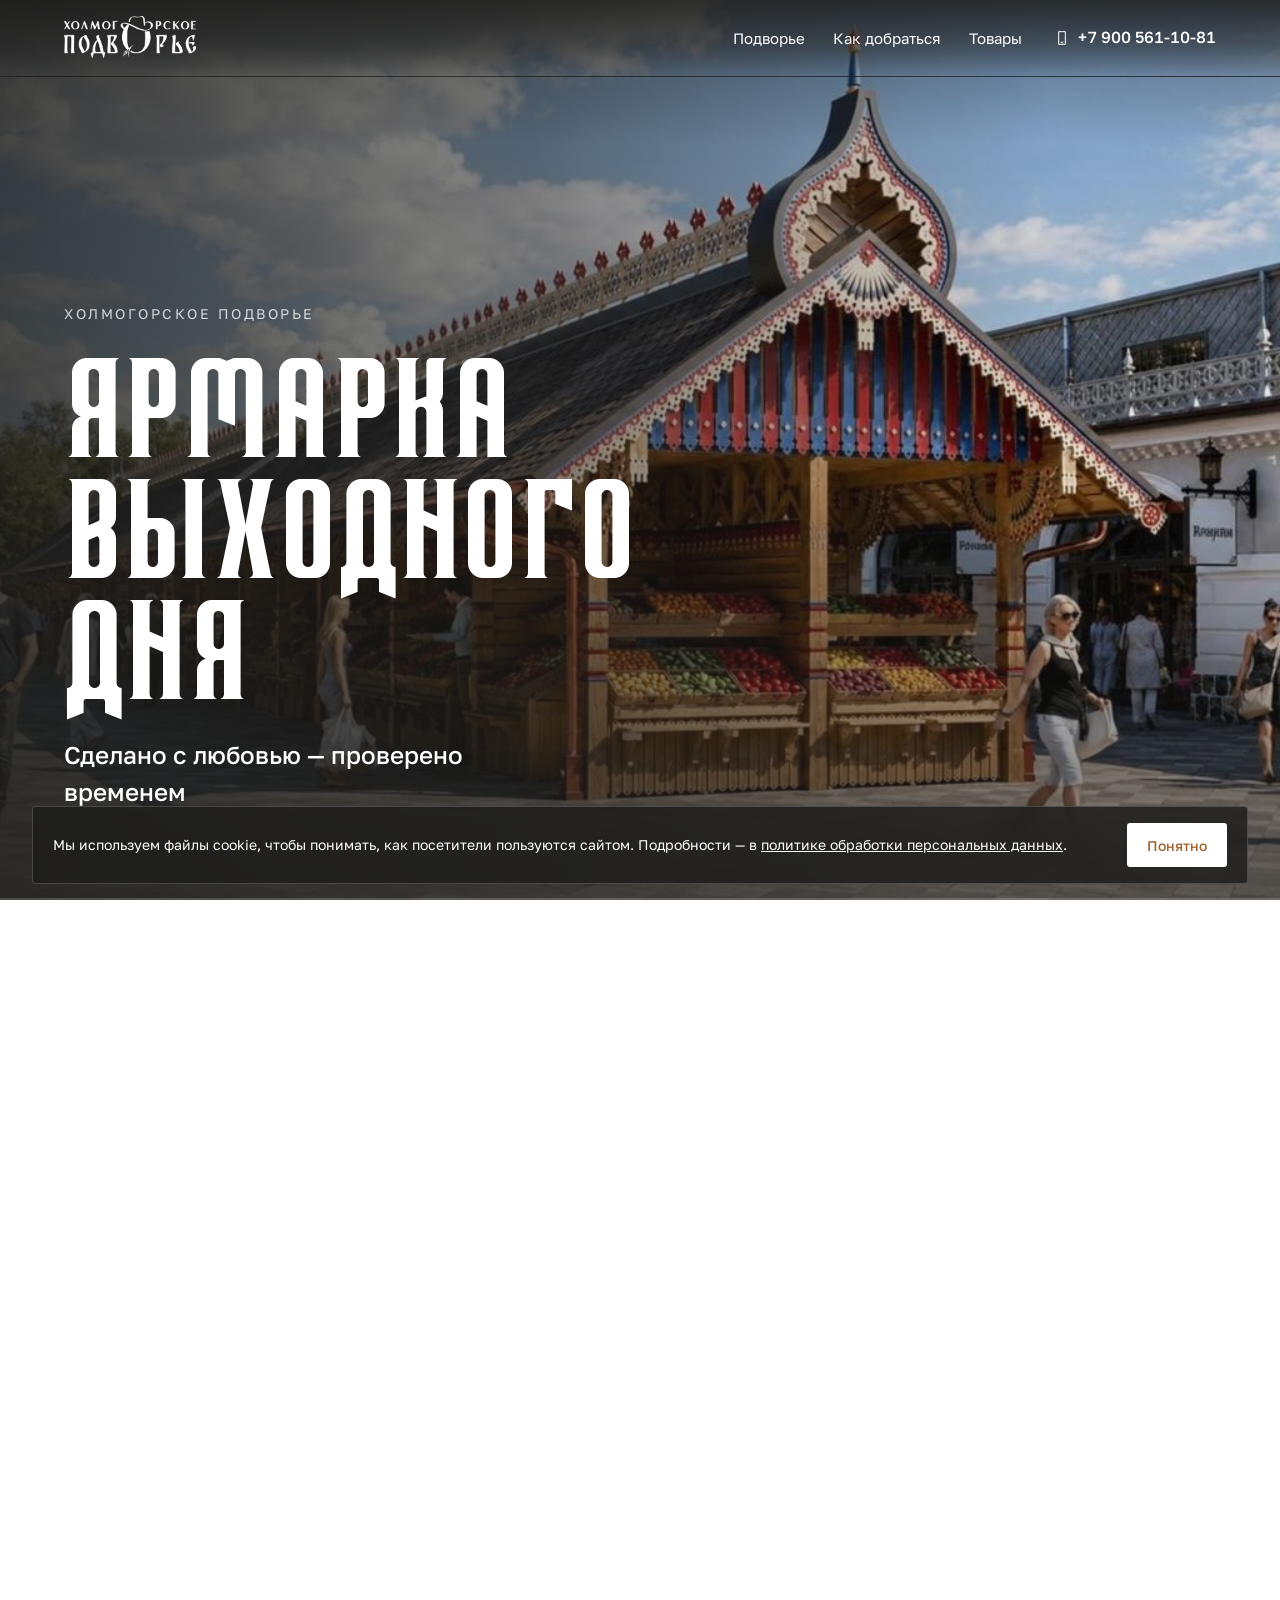
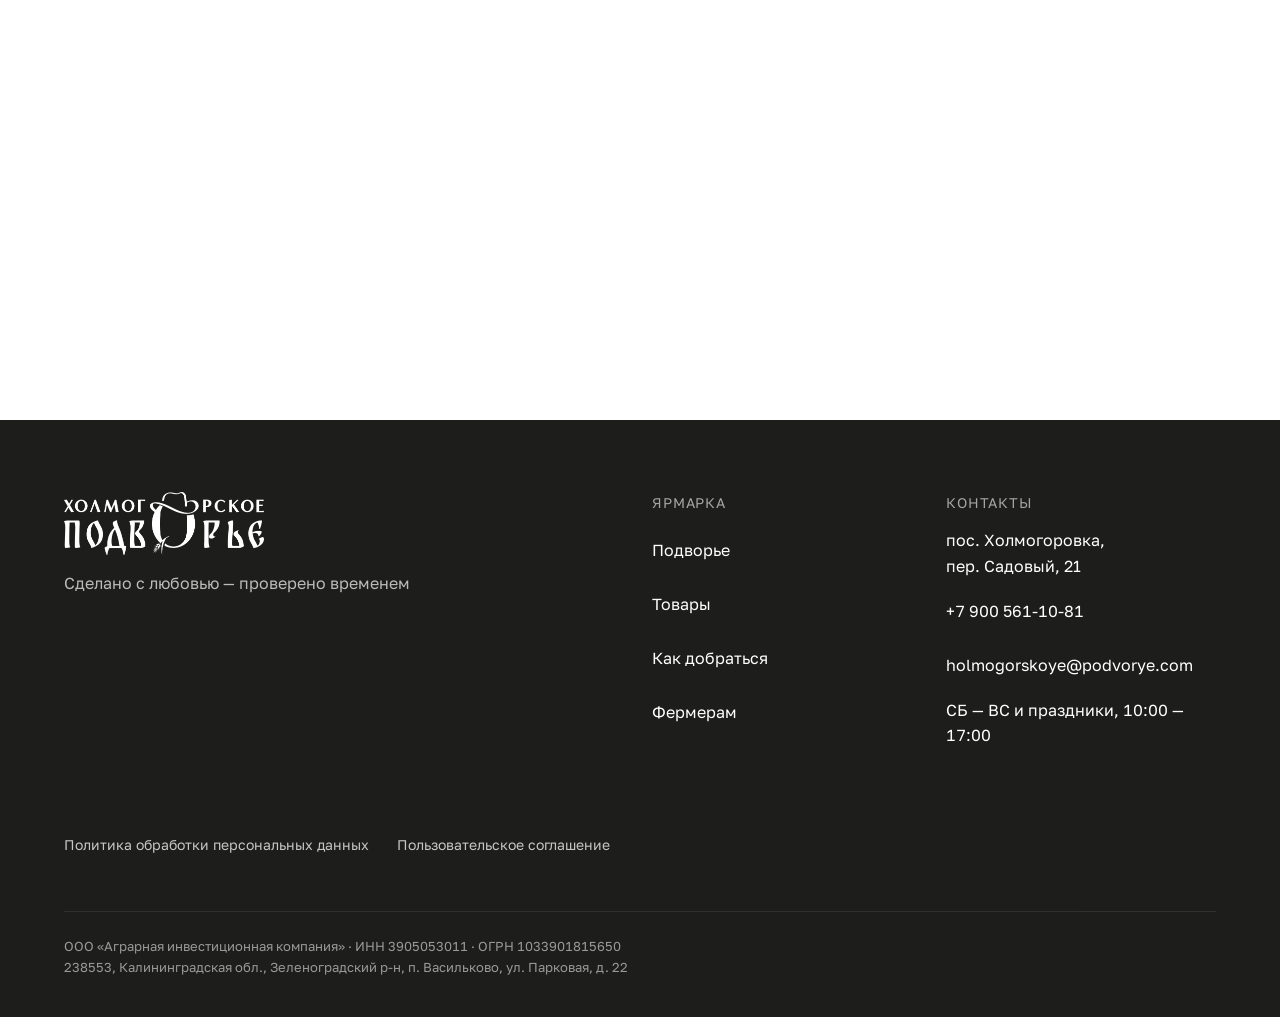
<file: index.html>
<!doctype html>
<html lang="ru">
<head>
<meta charset="utf-8">
<meta name="viewport" content="width=device-width, initial-scale=1">
<meta name="color-scheme" content="light">
<title>Холмогорское подворье — ярмарка выходного дня в Холмогоровке</title>
<meta name="robots" content="index, follow, max-image-preview:large, max-snippet:-1">
<meta name="description" content="Ярмарка выходного дня по субботам, воскресеньям и в праздничные дни, с 10:00 до 17:00. Мясо, рыба, сыры, мёд, орехи и овощи от местных хозяйств. пос. Холмогоровка, пер. Садовый, 21. Бесплатная парковка на территории комплекса.">
<link rel="icon" href="assets/logo/web/mark.png">
<link rel="preload" as="font" type="font/woff2" href="assets/fonts/Mathison-Regular.woff2">
<link rel="preload" as="font" type="font/woff2" href="assets/fonts/GolosText-Regular.woff2">
<link rel="canonical" href="https://podvorye.com/">
<link rel="icon" href="assets/logo/web/mark.png">
<link rel="icon" type="image/png" sizes="32x32" href="assets/social/favicon-32.png">
<link rel="apple-touch-icon" sizes="180x180" href="assets/social/apple-touch-icon.png">

<meta name="geo.region" content="RU-KGD">
<meta name="geo.placename" content="посёлок Холмогоровка, Калининградская область">
<meta name="geo.position" content="54.783971;20.414005">
<meta name="ICBM" content="54.783971, 20.414005">

<meta property="og:type" content="website">
<meta property="og:site_name" content="Холмогорское подворье">
<meta property="og:locale" content="ru_RU">
<meta property="og:url" content="https://podvorye.com/">
<meta property="og:title" content="Холмогорское подворье — ярмарка выходного дня">
<meta property="og:description" content="По субботам, воскресеньям и в праздничные дни, 10:00—17:00. Мясо, рыба, сыры, мёд, орехи и овощи от местных хозяйств.">
<meta property="og:image" content="https://podvorye.com/assets/social/og.jpg">
<meta property="og:image:width" content="1200">
<meta property="og:image:height" content="630">
<meta property="og:image:alt" content="Уличные резные ряды Холмогорского подворья">
<meta name="twitter:card" content="summary_large_image">
<meta name="twitter:title" content="Холмогорское подворье — ярмарка выходного дня">
<meta name="twitter:description" content="По субботам, воскресеньям и в праздничные дни, 10:00—17:00.">
<meta name="twitter:image" content="https://podvorye.com/assets/social/og.jpg">

<link rel="stylesheet" href="styles/main.css?v=877e6e48">
</head>
<body>

<svg xmlns="http://www.w3.org/2000/svg" style="display:none" aria-hidden="true">
<!-- Иконки «Холмогорского подворья». Сетка 24×24, только контур, штрих 1,5,
     срезы прямые, углы кратны 45° — геометрия наследует орнамент.
     Цвет наследуется от текста через currentColor. -->

<symbol id="i-route" viewBox="0 0 24 24"><path d="M12 3 21 20 12 16 3 20Z"/></symbol>

<symbol id="i-pin" viewBox="0 0 24 24"><path d="M12 2 18.5 8.5 12 15 5.5 8.5Z"/><path d="M12 15v7"/></symbol>

<symbol id="i-clock" viewBox="0 0 24 24"><circle cx="12" cy="12" r="9"/><path d="M12 6.5V12l4 2.5"/></symbol>

<symbol id="i-calendar" viewBox="0 0 24 24"><path d="M3.5 5.5h17v15h-17z"/><path d="M3.5 10.5h17M8 2.5v6M16 2.5v6"/></symbol>

<symbol id="i-parking" viewBox="0 0 24 24"><path d="M3.5 3.5h17v17h-17z"/><path d="M9.5 17.5V7h4l2.5 2.5-2.5 2.5h-4"/></symbol>

<symbol id="i-phone" viewBox="0 0 24 24"><path d="M7 2.5h10v19H7z"/><path d="M10 18.5h4"/></symbol>

<symbol id="i-canopy" viewBox="0 0 24 24"><path d="M2.5 10.5 12 3.5l9.5 7"/><path d="M5.5 10.5v10M18.5 10.5v10M2.5 20.5h19"/></symbol>

<symbol id="i-roof" viewBox="0 0 24 24"><path d="M2.5 11 12 3.5l9.5 7.5v10.5h-19z"/><path d="M9.5 21.5v-6h5v6"/></symbol>

<symbol id="i-snow" viewBox="0 0 24 24"><path d="M12 2.5v19M2.5 12h19M5.3 5.3l13.4 13.4M18.7 5.3 5.3 18.7"/></symbol>

<symbol id="i-arrow-down" viewBox="0 0 24 24"><path d="M12 3.5v17M5 13.5l7 7 7-7"/></symbol>

<symbol id="i-plus" viewBox="0 0 24 24"><path d="M12 5v14M5 12h14"/></symbol>

<symbol id="i-minus" viewBox="0 0 24 24"><path d="M5 12h14"/></symbol>

<symbol id="i-menu" viewBox="0 0 24 24"><path d="M3.5 7h17M3.5 12h17M3.5 17h17"/></symbol>

<symbol id="i-close" viewBox="0 0 24 24"><path d="M6 6l12 12M18 6 6 18"/></symbol>

<symbol id="i-check" viewBox="0 0 24 24"><path d="M4 12.5 9.5 18 20 6.5"/></symbol>

<symbol id="i-search" viewBox="0 0 24 24"><circle cx="10.5" cy="10.5" r="6.5"/><path d="M15.5 15.5 21 21"/></symbol>

</svg>

<a class="skip" href="#main">К содержанию</a>

<header class="header">
  <div class="wrap wrap--wide header__in">
    <a class="header__logo" href="#" aria-label="Холмогорское подворье, на главную">
      <img class="header__logo-dark" src="assets/logo/web/logo-full.png" width="132" height="42" alt="Холмогорское подворье">
      <img class="header__logo-light" src="assets/logo/web/logo-full-white.png" width="132" height="42" alt="" aria-hidden="true">
    </a>
    <nav class="header__nav" aria-label="Разделы">
      <a href="#about">Подворье</a>
      <a href="#route">Как добраться</a>
      <a href="#rows">Товары</a>
    </nav>
    <a class="header__tel num" href="tel:+79005611081"><svg class="i i--inline" aria-hidden="true"><use href="#i-phone"></use></svg>+7 900 561-10-81</a>
  </div>
</header>

<main id="main">

  <!-- Вся история — одна закреплённая сцена. Прокрутка ведёт видео и такты. -->
  <section class="stage" data-stage>
    <div class="stage__sticky">

      <div class="stage__media">
        <picture class="stage__still">
          <source media="(max-width: 767px)" srcset="assets/render/hero-still-portrait.jpg">
          <img src="assets/render/hero-still-1600.jpg" width="1600" height="900"
               alt="Уличные резные ряды Холмогорского подворья" fetchpriority="high">
        </picture>
        <picture class="stage__still stage__still--b">
          <source media="(max-width: 767px)" srcset="assets/render/still-b-portrait.jpg">
          <img src="assets/render/still-b-1600.jpg" width="1600" height="900"
               alt="" aria-hidden="true" loading="lazy">
        </picture>
        <video class="stage__video" data-video="0" muted playsinline preload="none"
               poster="assets/video/hero-rows-poster.jpg"
               data-mp4="assets/video/hero-rows.mp4"
               data-mp4-sm="assets/video/hero-rows-sm.mp4" aria-hidden="true"></video>
        <video class="stage__video" data-video="1" muted playsinline preload="none"
               poster="assets/video/rows-pan-poster.jpg"
               data-mp4="assets/video/rows-pan.mp4"
               data-mp4-sm="assets/video/rows-pan-sm.mp4" aria-hidden="true"></video>
      </div>
      <div class="stage__scrim" aria-hidden="true"></div>

      <div class="wrap grid beats">

<article class="beat beat--opening col-1-8" data-beat>
          <p class="label label--light">Холмогорское подворье</p>
          <h1 class="display beat__title beat__title--hero">Ярмарка<br>выходного<br>дня</h1>
          <p class="beat__lead beat__lead--hero">Сделано с любовью — проверено временем</p>
        </article>

        <article class="beat col-1-7" id="about" data-beat>
          <p class="label label--light">Подворье</p>
          <h2 class="display beat__title">Слово<br>из прошлого</h2>
          <p class="beat__lead">Так называли место, куда съезжались с окрестных хуторов и деревень:
            продать своё, купить чужое, обменяться новостями. Мы вернули ему истинный смысл —
            здесь торгуют сами производители.</h2>
          <ul class="chips">
            <li class="chip glass"><b class="num">43</b> хозяйства</li>
            <li class="chip glass"><b class="num">53</b> торговых места</li>
            <li class="chip glass"><b class="num">6</b> товарных рядов</li>
          </ul>
        </article>

        <article class="beat col-1-8" data-beat>
          <p class="label label--light">Когда приезжать</p>
          <h2 class="display beat__title beat__title--hero">Суббота<br>и воскресенье</h2>
          <p class="beat__lead">С 10:00 до 17:00.<br>
            В праздничные дни — тоже открыты.</p>
        </article>

        <article class="beat col-1-8" id="route" data-beat>
          <p class="label label--light">Как добраться</p>
          <h2 class="display beat__title">пос.&nbsp;Холмогоровка,<br>пер.&nbsp;Садовый,&nbsp;21</h2>
          <p class="beat__lead">Калининградская область.<br>
            Бесплатная парковка на территории комплекса.</h2>
          <div class="beat__cta">
            <a class="btn btn--light" href="https://yandex.ru/maps/?rtext=~54.783971,20.414005&amp;rtt=auto" target="_blank" rel="noopener"><svg class="i" aria-hidden="true"><use href="#i-route"></use></svg>Построить маршрут</a>
            <a class="btn btn--ghost num" href="tel:+79005611081"><svg class="i i--inline" aria-hidden="true"><use href="#i-phone"></use></svg>Позвонить</a>
          </div>
        </article>

        <article class="beat col-1-9" data-beat>
          <p class="label label--light">Где искать</p>
          <h2 class="display beat__title">Два<br>пространства</h2>
          <div class="duo">
            <div class="duo__item glass">
              <svg class="i i--duo" aria-hidden="true"><use href="#i-canopy"></use></svg>
              <b>Уличные резные ряды</b>
              <span>Под навесом, на воздухе. Овощи и ягоды, мёд, хлеб, орехи, специи, масло.</span>
            </div>
            <div class="duo__item glass">
              <svg class="i i--duo" aria-hidden="true"><use href="#i-roof"></use></svg>
              <b>Амбар</b>
              <span>Крытый зал с холодильными витринами. Молоко и сыры, мясо, рыба. В любую погоду.</span>
            </div>
          </div>
        </article>

        <article class="beat col-1-12" id="rows" data-beat>
          <p class="label label--light">Товары</p>
          <h2 class="display beat__title beat__title--sm">Шесть рядов</h2>
          <ul class="tiles">
            <li class="tile glass">
              <span class="tile__dot" style="background:#931b16"></span>
              <b>Мясо и колбасы</b>
              <span>Говядина, свинина, баранина, домашние колбасы и деликатесы</span>
            </li>
            <li class="tile glass">
              <span class="tile__dot" style="background:#a4bdd1"></span>
              <b>Рыба</b>
              <span>Балтийский улов, копчение, рыбные деликатесы</span>
            </li>
            <li class="tile glass">
              <span class="tile__dot" style="background:#ece1d5"></span>
              <b>Молоко и сыры</b>
              <span>Молоко, творог, сметана и авторские сыры от местных сыроварен</span>
            </li>
            <li class="tile glass">
              <span class="tile__dot" style="background:#4f7a22"></span>
              <b>Овощи и фрукты</b>
              <span>Сезонное с огородов и полей Калининградской области, ягоды и бахчевые</span>
            </li>
            <li class="tile glass">
              <span class="tile__dot" style="background:#caa35d"></span>
              <b>Мёд</b>
              <span>Липовый, гречишный, разнотравье, продукты пчеловодства</span>
            </li>
            <li class="tile glass">
              <span class="tile__dot" style="background:#f3c16d"></span>
              <b>Сладости и орехи</b>
              <span>Конфеты, варенье и сиропы, орехи, сухофрукты, масло</span>
            </li>
          </ul>
          <p class="beat__note">А также макароны и специи, рассада и саженцы, сувениры
            и вещи ручной работы. И место, где можно поесть, не отходя от рядов.</p>
        </article>

        <article class="beat col-1-12" id="map" data-beat>
          <div class="scheme__head">
            <div>
              <p class="label label--light">Карта ярмарки</p>
              <h2 class="display beat__title beat__title--sm">Кто где стоит</p>
            </div>
            <div class="switch" role="tablist" aria-label="Выбор схемы">
              <button class="switch__btn is-on" type="button" role="tab" aria-selected="true" data-scheme="street">Уличные ряды</button>
              <button class="switch__btn" type="button" role="tab" aria-selected="false" data-scheme="barn">Амбар</button>
            </div>
          </div>

          <div class="scheme is-on" data-pane="street">
<svg preserveAspectRatio="xMidYMid meet" xmlns="http://www.w3.org/2000/svg" viewBox="40 130 1980 640" class="scheme__svg" role="img">
<style>
.scheme__svg .stall{stroke:rgb(255 255 255 / 42%);stroke-width:1.5;}
.scheme__svg .num{fill:#fff;font-weight:700;font-size:14px;text-anchor:middle;}
.scheme__svg .nm{fill:#fff;font-size:10.5px;text-anchor:middle;}
.scheme__svg .leg{fill:#fff;font-size:16px;}
.scheme__svg .legR{fill:rgb(255 255 255 / 62%);font-size:12.5px;}
.scheme__svg .dim{fill:rgb(255 255 255 / 62%);font-size:14px;text-anchor:middle;letter-spacing:0.05em;}
</style>
<rect x="58" y="168" width="604" height="198" fill="none" stroke="rgb(255 255 255 / 55%)" stroke-width="2.5"/>
<rect x="108" y="242" width="504" height="50" fill="rgb(255 255 255 / 10%)" stroke="rgb(255 255 255 / 55%)" stroke-width="1"/>
<circle cx="360.0" cy="267.0" r="14" fill="none" stroke="rgb(255 255 255 / 55%)" stroke-width="1.5"/>
<text x="360.0" y="272.0" fill="rgb(255 255 255 / 55%)" font-size="15" font-weight="700" text-anchor="middle">1</text>
<rect class="stall" x="60" y="170" width="48" height="97.0" fill="#7a4b3f"/>
<g transform="rotate(-90 84 218.5)">
<text class="num" x="84" y="211.5" font-size="11">Я-32</text>
<text class="nm" x="84" y="224.5" font-size="8.5">Монастырское</text>
<text class="nm" x="84" y="235.5" font-size="8.5">Подворье</text>
</g>
<rect class="stall" x="60" y="267.0" width="48" height="97.0" fill="#7a4b3f"/>
<g transform="rotate(-90 84 315.5)">
<text class="num" x="84" y="308.5" font-size="11">Я-31</text>
<text class="nm" x="84" y="321.5" font-size="8.5">Монастырское</text>
<text class="nm" x="84" y="332.5" font-size="8.5">Подворье</text>
</g>
<rect class="stall" x="612" y="170" width="48" height="97.0" fill="#4f7a22"/>
<g transform="rotate(-90 636 218.5)">
<text class="num" x="636" y="216.5" font-size="11">Я-22</text>
<text class="nm" x="636" y="229.5" font-size="8.5">«Биобалт»</text>
</g>
<rect class="stall" x="612" y="267.0" width="48" height="97.0" fill="#6b8f3a"/>
<g transform="rotate(-90 636 315.5)">
<text class="num" x="636" y="313.5" font-size="11">Я-21</text>
<text class="nm" x="636" y="326.5" font-size="8.5">ИП Плаксин</text>
</g>
<rect class="stall" x="108.0" y="170" width="126.0" height="72" fill="#4f7a22"/>
<text class="num" x="171.0" y="194">Я-30</text>
<text class="nm" x="171.0" y="211">ЛПХ Цатурян</text>
<rect class="stall" x="234.0" y="170" width="126.0" height="72" fill="#4f7a22"/>
<text class="num" x="297.0" y="194">Я-28</text>
<text class="nm" x="297.0" y="211">ЛПХ Цатурян</text>
<rect class="stall" x="360.0" y="170" width="126.0" height="72" fill="#4f7a22"/>
<text class="num" x="423.0" y="194">Я-26</text>
<text class="nm" x="423.0" y="211">КФХ Рамазанов</text>
<rect class="stall" x="486.0" y="170" width="126.0" height="72" fill="#7a5a6e"/>
<text class="num" x="549.0" y="190">Я-24</text>
<text class="nm" x="549.0" y="207">Хутор Долины</text>
<text class="nm" x="549.0" y="220">Шарлотты</text>
<rect class="stall" x="108.0" y="292" width="126.0" height="72" fill="#8b8560"/>
<text class="num" x="171.0" y="312">Я-29</text>
<text class="nm" x="171.0" y="329">ООО «МКИ»,</text>
<text class="nm" x="171.0" y="342">ИП Розанов</text>
<rect class="stall" x="234.0" y="292" width="126.0" height="72" fill="#6b8f3a"/>
<text class="num" x="297.0" y="312">Я-27</text>
<text class="nm" x="297.0" y="329">«Неманские</text>
<text class="nm" x="297.0" y="342">Сады»</text>
<rect class="stall" x="360.0" y="292" width="126.0" height="72" fill="#4f7a22"/>
<text class="num" x="423.0" y="312">Я-25</text>
<text class="nm" x="423.0" y="329">ООО</text>
<text class="nm" x="423.0" y="342">«На Здоровье»</text>
<rect class="stall" x="486.0" y="292" width="126.0" height="72" fill="#4f7a22"/>
<text class="num" x="549.0" y="312">Я-23</text>
<text class="nm" x="549.0" y="329">СППК</text>
<text class="nm" x="549.0" y="342">«Загорское»</text>
<text class="dim" x="360.0" y="396">Ф-1 · 18 000 мм</text>
<rect x="778" y="168" width="764" height="198" fill="none" stroke="rgb(255 255 255 / 55%)" stroke-width="2.5"/>
<rect x="828" y="242" width="664" height="50" fill="rgb(255 255 255 / 10%)" stroke="rgb(255 255 255 / 55%)" stroke-width="1"/>
<circle cx="1160.0" cy="267.0" r="14" fill="none" stroke="rgb(255 255 255 / 55%)" stroke-width="1.5"/>
<text x="1160.0" y="272.0" fill="rgb(255 255 255 / 55%)" font-size="15" font-weight="700" text-anchor="middle">2</text>
<rect class="stall" x="780" y="170" width="48" height="97.0" fill="#6b8f3a"/>
<g transform="rotate(-90 804 218.5)">
<text class="num" x="804" y="216.5" font-size="11">Я-20</text>
<text class="nm" x="804" y="229.5" font-size="8.5">КФХ Будник</text>
</g>
<rect class="stall" x="780" y="267.0" width="48" height="97.0" fill="#caa35d"/>
<g transform="rotate(-90 804 315.5)">
<text class="num" x="804" y="308.5" font-size="11">Я-19</text>
<text class="nm" x="804" y="321.5" font-size="8.5">Виштынецкий</text>
<text class="nm" x="804" y="332.5" font-size="8.5">Мёд</text>
</g>
<rect class="stall" x="1492" y="170" width="48" height="97.0" fill="rgb(255 255 255 / 14%)"/>
<g transform="rotate(-90 1516 218.5)">
<text class="num" x="1516" y="216.5" font-size="11">Я-8</text>
<text class="nm" x="1516" y="229.5" font-size="8.5">резерв</text>
</g>
<rect class="stall" x="1492" y="267.0" width="48" height="97.0" fill="rgb(255 255 255 / 14%)"/>
<g transform="rotate(-90 1516 315.5)">
<text class="num" x="1516" y="313.5" font-size="11">Я-7</text>
<text class="nm" x="1516" y="326.5" font-size="8.5">резерв</text>
</g>
<rect class="stall" x="828.0" y="170" width="132.8" height="72" fill="#caa35d"/>
<text class="num" x="894.4" y="190">Я-18</text>
<text class="nm" x="894.4" y="207">ИП Леснев,</text>
<text class="nm" x="894.4" y="220">ИП Федорчук</text>
<rect class="stall" x="960.8" y="170" width="132.8" height="72" fill="#8a6a4e"/>
<text class="num" x="1027.2" y="194">Я-16</text>
<text class="nm" x="1027.2" y="211">ИП Байдалин</text>
<rect class="stall" x="1093.6" y="170" width="132.8" height="72" fill="#8a6a4e"/>
<text class="num" x="1160.0" y="194">Я-14</text>
<text class="nm" x="1160.0" y="211">«Дом Ореха»</text>
<rect class="stall" x="1226.4" y="170" width="132.8" height="72" fill="#8a6a4e"/>
<text class="num" x="1292.8" y="194">Я-12</text>
<text class="nm" x="1292.8" y="211">«Дом Ореха»</text>
<rect class="stall" x="1359.2" y="170" width="132.8" height="72" fill="rgb(255 255 255 / 14%)"/>
<text class="num" x="1425.6" y="194">Я-10</text>
<text class="nm" x="1425.6" y="211">резерв</text>
<rect class="stall" x="828.0" y="292" width="132.8" height="72" fill="#b08a3c"/>
<text class="num" x="894.4" y="312">Я-17</text>
<text class="nm" x="894.4" y="329">Фабрика</text>
<text class="nm" x="894.4" y="342">«Богородская»</text>
<rect class="stall" x="960.8" y="292" width="132.8" height="72" fill="#b08a3c"/>
<text class="num" x="1027.2" y="316">Я-15</text>
<text class="nm" x="1027.2" y="333">ИП Дурнева</text>
<rect class="stall" x="1093.6" y="292" width="132.8" height="72" fill="#4f7a22"/>
<text class="num" x="1160.0" y="316">Я-13</text>
<text class="nm" x="1160.0" y="333">ИП Фаталиев</text>
<rect class="stall" x="1226.4" y="292" width="132.8" height="72" fill="#4f7a22"/>
<text class="num" x="1292.8" y="316">Я-11</text>
<text class="nm" x="1292.8" y="333">ИП Фаталиев</text>
<rect class="stall" x="1359.2" y="292" width="132.8" height="72" fill="rgb(255 255 255 / 14%)"/>
<text class="num" x="1425.6" y="316">Я-9</text>
<text class="nm" x="1425.6" y="333">резерв</text>
<text class="dim" x="1160.0" y="396">Ф-2 · 22 800 мм</text>
<rect x="1658" y="168" width="304" height="198" fill="none" stroke="rgb(255 255 255 / 55%)" stroke-width="2.5"/>
<rect x="1660" y="242" width="300" height="50" fill="rgb(255 255 255 / 10%)" stroke="rgb(255 255 255 / 55%)" stroke-width="1"/>
<circle cx="1810.0" cy="267.0" r="14" fill="none" stroke="rgb(255 255 255 / 55%)" stroke-width="1.5"/>
<text x="1810.0" y="272.0" fill="rgb(255 255 255 / 55%)" font-size="15" font-weight="700" text-anchor="middle">3</text>
<rect class="stall" x="1660.0" y="170" width="100.0" height="72" fill="#6b7f92"/>
<text class="num" x="1710.0" y="190">Я-6</text>
<text class="nm" x="1710.0" y="207">Мыло ручной</text>
<text class="nm" x="1710.0" y="220">работы</text>
<rect class="stall" x="1760.0" y="170" width="100.0" height="72" fill="#6b7f92"/>
<text class="num" x="1810.0" y="194">Я-4</text>
<text class="nm" x="1810.0" y="211">ИП Пасецкий</text>
<rect class="stall" x="1860.0" y="170" width="100.0" height="72" fill="#a24b3a"/>
<text class="num" x="1910.0" y="194">Я-2</text>
<text class="nm" x="1910.0" y="211">общепит</text>
<rect class="stall" x="1660.0" y="292" width="100.0" height="72" fill="#5f8a7d"/>
<text class="num" x="1710.0" y="316">Я-5</text>
<text class="nm" x="1710.0" y="333">ИП Яковлева</text>
<rect class="stall" x="1760.0" y="292" width="100.0" height="72" fill="#6b7f92"/>
<text class="num" x="1810.0" y="316">Я-3</text>
<text class="nm" x="1810.0" y="333">ИП Пасецкий</text>
<rect class="stall" x="1860.0" y="292" width="100.0" height="72" fill="#a24b3a"/>
<text class="num" x="1910.0" y="316">Я-1</text>
<text class="nm" x="1910.0" y="333">общепит</text>
<text class="dim" x="1810.0" y="396">Ф-3 · 9 000 мм</text>
<line x1="60" y1="424" x2="1960" y2="424" stroke="rgb(255 255 255 / 55%)" stroke-width="1"/>
<text x="60" y="458" fill="rgb(255 255 255 / 55%)" font-size="18" font-weight="700" letter-spacing="0.06em">КАТЕГОРИИ</text>
<rect x="60" y="476" width="20" height="20" fill="#a24b3a" stroke="rgb(255 255 255 / 55%)"/>
<text class="leg" x="90" y="491">Общепит</text>
<text class="legR" x="90" y="508">Я-1 — Я-2</text>
<rect x="60" y="532" width="20" height="20" fill="#6b7f92" stroke="rgb(255 255 255 / 55%)"/>
<text class="leg" x="90" y="547">Сувениры, ремесленные изделия</text>
<text class="legR" x="90" y="564">Я-3 — Я-4, Я-6</text>
<rect x="60" y="588" width="20" height="20" fill="#5f8a7d" stroke="rgb(255 255 255 / 55%)"/>
<text class="leg" x="90" y="603">Рассада, саженцы, семена</text>
<text class="legR" x="90" y="620">Я-5</text>
<rect x="550" y="476" width="20" height="20" fill="#4f7a22" stroke="rgb(255 255 255 / 55%)"/>
<text class="leg" x="580" y="491">Овощи, фрукты, грибы, бахчевые</text>
<text class="legR" x="580" y="508">Я-11, Я-13, Я-22 — Я-23, Я-25 — Я-26, Я-28, Я-30</text>
<rect x="550" y="532" width="20" height="20" fill="#8a6a4e" stroke="rgb(255 255 255 / 55%)"/>
<text class="leg" x="580" y="547">Орехи, сухофрукты, масло</text>
<text class="legR" x="580" y="564">Я-12, Я-14, Я-16</text>
<rect x="550" y="588" width="20" height="20" fill="#b08a3c" stroke="rgb(255 255 255 / 55%)"/>
<text class="leg" x="580" y="603">Конфеты, сладости</text>
<text class="legR" x="580" y="620">Я-15, Я-17</text>
<rect x="1040" y="476" width="20" height="20" fill="#caa35d" stroke="rgb(255 255 255 / 55%)"/>
<text class="leg" x="1070" y="491">Мёд, продукты пчеловодства</text>
<text class="legR" x="1070" y="508">Я-18 — Я-19</text>
<rect x="1040" y="532" width="20" height="20" fill="#6b8f3a" stroke="rgb(255 255 255 / 55%)"/>
<text class="leg" x="1070" y="547">Ягоды, плодовые</text>
<text class="legR" x="1070" y="564">Я-20 — Я-21, Я-27</text>
<rect x="1040" y="588" width="20" height="20" fill="#8b8560" stroke="rgb(255 255 255 / 55%)"/>
<text class="leg" x="1070" y="603">Макароны, специи</text>
<text class="legR" x="1070" y="620">Я-29</text>
<rect x="1530" y="476" width="20" height="20" fill="#7a5a6e" stroke="rgb(255 255 255 / 55%)"/>
<text class="leg" x="1560" y="491">Соки, сиропы, джемы, уксусы</text>
<text class="legR" x="1560" y="508">Я-24</text>
<rect x="1530" y="532" width="20" height="20" fill="#7a4b3f" stroke="rgb(255 255 255 / 55%)"/>
<text class="leg" x="1560" y="547">Монастырское Подворье</text>
<text class="legR" x="1560" y="564">Я-31 — Я-32</text>
<rect x="1530" y="588" width="20" height="20" fill="rgb(255 255 255 / 14%)" stroke="rgb(255 255 255 / 55%)"/>
<text class="leg" x="1560" y="603">Резерв</text>
<text class="legR" x="1560" y="620">Я-7 — Я-10</text>
</svg>
          </div>
          <div class="scheme" data-pane="barn">
<svg preserveAspectRatio="xMidYMid meet" xmlns="http://www.w3.org/2000/svg" viewBox="40 130 1980 860" class="scheme__svg" role="img">
<style>
.scheme__svg .stall{stroke:rgb(255 255 255 / 42%);stroke-width:2;}
.scheme__svg .numW{fill:#fff;font-weight:700;font-size:26px;text-anchor:middle;}
.scheme__svg .nmW{fill:#fff;font-size:13px;text-anchor:middle;}
.scheme__svg .numV{fill:#fff;font-weight:700;font-size:15px;text-anchor:middle;}
.scheme__svg .nmV{fill:#fff;font-size:10.5px;text-anchor:middle;}
.scheme__svg .leg{fill:#fff;font-size:17px;}
.scheme__svg .legR{fill:rgb(255 255 255 / 62%);font-size:13px;}
.scheme__svg .door{fill:rgb(255 255 255 / 62%);font-size:14px;text-anchor:middle;}
.scheme__svg .note{fill:#9a968f;font-size:15px;text-anchor:middle;}
</style>
<rect x="80" y="205" width="1905" height="420" fill="none" stroke="rgb(255 255 255 / 55%)" stroke-width="6"/>
<text x="2012" y="415" fill="rgb(255 255 255 / 60%)" font-size="14" text-anchor="middle" transform="rotate(-90 2012 415)">загрузочная</text>
<rect x="88" y="212" width="262" height="150" fill="rgb(255 255 255 / 12%)" stroke="none" stroke-width="2"/>
<text x="219" y="294" fill="rgb(255 255 255 / 60%)" font-size="18" letter-spacing="0.1em" text-anchor="middle">САНУЗЛЫ</text>
<rect class="stall" x="352" y="212" width="205" height="150" fill="#7a5a8e"/>
<text class="numW" x="454" y="285">21</text>
<text class="nmW" x="454" y="309">ДолговГрупп</text>
<rect class="stall" x="557" y="212" width="79" height="150" fill="#c9a06a"/>
<g transform="rotate(-90 597 287.0)">
<text class="numV" x="597" y="283.0">20</text>
<text class="nmV" x="597" y="299.0">«Козья Горка»</text>
</g>
<rect class="stall" x="636" y="212" width="93" height="150" fill="#c9a06a"/>
<g transform="rotate(-90 683 287.0)">
<text class="numV" x="683" y="283.0">19</text>
<text class="nmV" x="683" y="299.0">Мастер сыр</text>
</g>
<rect class="stall" x="729" y="212" width="186" height="150" fill="#b9a894"/>
<text class="numW" x="823" y="279">18</text>
<text class="nmW" x="823" y="303">«Залесский</text>
<text class="nmW" x="823" y="320">Фермер»</text>
<rect class="stall" x="916" y="212" width="186" height="150" fill="#c9a06a"/>
<text class="numW" x="1009" y="279">17</text>
<text class="nmW" x="1009" y="303">Сыроварня</text>
<text class="nmW" x="1009" y="320">«Чизариум»</text>
<rect class="stall" x="1102" y="212" width="84" height="150" fill="#c9a06a"/>
<g transform="rotate(-90 1144 287.0)">
<text class="numV" x="1144" y="283.0">16</text>
<text class="nmV" x="1144" y="299.0">КФХ Изотов</text>
</g>
<rect class="stall" x="1186" y="212" width="84" height="150" fill="#c9a06a"/>
<g transform="rotate(-90 1228 287.0)">
<text class="numV" x="1228" y="283.0">15</text>
<text class="nmV" x="1228" y="299.0">ИП Енгель</text>
</g>
<rect class="stall" x="1270" y="212" width="84" height="150" fill="#c9a06a"/>
<g transform="rotate(-90 1312 287.0)">
<text class="numV" x="1312" y="283.0">14</text>
<text class="nmV" x="1312" y="299.0">ИП Вольный</text>
</g>
<rect class="stall" x="1354" y="212" width="84" height="150" fill="#b9a894"/>
<g transform="rotate(-90 1396 287.0)">
<text class="numV" x="1396" y="283.0">13</text>
<text class="nmV" x="1396" y="299.0">КФХ Заец</text>
</g>
<rect class="stall" x="1438" y="212" width="84" height="150" fill="#b9a894"/>
<g transform="rotate(-90 1479 287.0)">
<text class="numV" x="1479" y="283.0">12</text>
<text class="nmV" x="1479" y="299.0">КФХ Филиппова</text>
</g>
<rect class="stall" x="1521" y="212" width="84" height="150" fill="#c9a06a"/>
<g transform="rotate(-90 1563 287.0)">
<text class="numV" x="1563" y="283.0">11</text>
<text class="nmV" x="1563" y="299.0">ПушДорф</text>
</g>
<rect class="stall" x="1605" y="212" width="186" height="150" fill="#c9a06a"/>
<text class="numW" x="1698" y="285">10</text>
<text class="nmW" x="1698" y="309">ИП Емелькина</text>
<rect class="stall" x="1792" y="212" width="186" height="150" fill="#b9a894"/>
<text class="numW" x="1885" y="285">9</text>
<text class="nmW" x="1885" y="309">ИП Шамоян</text>
<rect x="86" y="368" width="1893" height="94" fill="rgb(255 255 255 / 10%)"/>
<circle cx="1032" cy="415" r="20" fill="none" stroke="rgb(255 255 255 / 55%)" stroke-width="2"/>
<text x="1032" y="423" fill="rgb(255 255 255 / 55%)" font-size="20" font-weight="700" text-anchor="middle">2</text>
<rect class="stall" x="110" y="468" width="200" height="150" fill="#4f7a22"/>
<text class="numW" x="210" y="535">1</text>
<text class="nmW" x="210" y="559">КФХ Серов</text>
<text class="nmW" x="210" y="576">арбузы, дегустация</text>
<rect class="stall" x="490" y="468" width="240" height="150" fill="#931b16"/>
<text class="numW" x="610" y="535">2</text>
<text class="nmW" x="610" y="559">Монастырское</text>
<text class="nmW" x="610" y="576">подворье</text>
<rect class="stall" x="730" y="468" width="78" height="150" fill="#931b16"/>
<g transform="rotate(-90 769 543.0)">
<text class="numV" x="769" y="539.0">3</text>
<text class="nmV" x="769" y="555.0">ООО «Мушкино»</text>
</g>
<rect class="stall" x="808" y="468" width="78" height="150" fill="#931b16"/>
<g transform="rotate(-90 847 543.0)">
<text class="numV" x="847" y="539.0">4</text>
<text class="nmV" x="847" y="555.0">ИП Сокулина</text>
</g>
<rect class="stall" x="886" y="468" width="234" height="150" fill="#931b16"/>
<text class="numW" x="1003" y="535">5</text>
<text class="nmW" x="1003" y="559">Мельниково</text>
<text class="nmW" x="1003" y="576">Продукт</text>
<rect class="stall" x="1310" y="468" width="160" height="150" fill="#5b8fa8"/>
<text class="numW" x="1390" y="541">6</text>
<text class="nmW" x="1390" y="565">ИП Мартынцова</text>
<rect class="stall" x="1470" y="468" width="150" height="150" fill="#5b8fa8"/>
<text class="numW" x="1545" y="541">7</text>
<text class="nmW" x="1545" y="565">ИП Кузьменко</text>
<rect class="stall" x="1620" y="468" width="160" height="150" fill="#5b8fa8"/>
<text class="numW" x="1700" y="541">8</text>
<text class="nmW" x="1700" y="565">ИП Ковалевская</text>
<text class="note" x="1880" y="550">свободная</text>
<text class="note" x="1880" y="570">зона</text>
<rect x="80" y="619" width="250" height="6" fill="rgb(255 255 255 / 55%)"/>
<rect x="470" y="619" width="680" height="6" fill="rgb(255 255 255 / 55%)"/>
<rect x="1290" y="619" width="610" height="6" fill="rgb(255 255 255 / 55%)"/>
<rect x="1962" y="619" width="23" height="6" fill="rgb(255 255 255 / 55%)"/>
<text class="door" x="400" y="652">вход Д-2</text>
<text class="door" x="1220" y="652">вход Д-3</text>
<text class="door" x="1931" y="652">вход Д-2</text>
<text x="1032" y="700" fill="rgb(255 255 255 / 60%)" font-size="18" text-anchor="middle">Торговый зал №2 · 607,0 м²</text>
<line x1="60" y1="730" x2="1960" y2="730" stroke="rgb(255 255 255 / 55%)" stroke-width="1"/>
<text x="60" y="768" fill="rgb(255 255 255 / 55%)" font-size="18" font-weight="700" letter-spacing="0.06em">КАТЕГОРИИ</text>
<rect x="60" y="792" width="22" height="22" fill="#4f7a22" stroke="rgb(255 255 255 / 55%)"/>
<text class="leg" x="94" y="809">Овощи, бахчевые</text>
<text class="legR" x="94" y="826">место 1</text>
<rect x="60" y="848" width="22" height="22" fill="#931b16" stroke="rgb(255 255 255 / 55%)"/>
<text class="leg" x="94" y="865">Мясо, колбасы, деликатесы</text>
<text class="legR" x="94" y="882">места 2 — 5</text>
<rect x="60" y="904" width="22" height="22" fill="#5b8fa8" stroke="rgb(255 255 255 / 55%)"/>
<text class="leg" x="94" y="921">Рыбная продукция</text>
<text class="legR" x="94" y="938">места 6 — 8</text>
<rect x="920" y="792" width="22" height="22" fill="#b9a894" stroke="rgb(255 255 255 / 55%)"/>
<text class="leg" x="954" y="809">Молочная продукция</text>
<text class="legR" x="954" y="826">места 9, 12 — 13, 18</text>
<rect x="920" y="848" width="22" height="22" fill="#c9a06a" stroke="rgb(255 255 255 / 55%)"/>
<text class="leg" x="954" y="865">Сыры</text>
<text class="legR" x="954" y="882">места 10 — 11, 14 — 17, 19 — 20</text>
<rect x="920" y="904" width="22" height="22" fill="#7a5a8e" stroke="rgb(255 255 255 / 55%)"/>
<text class="leg" x="954" y="921">Смешанный ассортимент: молочка, колбасы, яйцо</text>
<text class="legR" x="954" y="938">место 21</text>
</svg>
          </div>
          <p class="beat__note">Схему обновляем перед каждой ярмаркой — состав рядов
            меняется. Актуальное размещение подскажем по телефону
            <a class="num" href="tel:+79005611081">+7 900 561-10-81</a>.</p>
        </article>

        <article class="beat col-1-7" id="join" data-beat>
          <p class="label label--light">Фермерам и мастерам</p>
          <h2 class="display beat__title">Торгуйте<br>на ярмарке</h2>
          <p class="beat__lead">Мы ищем хозяйства и мастеров, которые сами делают то, что продают.
            Расскажем об условиях и покажем свободные места.</h2>
          <div class="beat__cta">
            <a class="btn btn--light" href="mailto:holmogorskoye@podvorye.com">Написать нам</a>
          </div>
        </article>
      </div>

      <div class="stage__hint" aria-hidden="true"><svg class="i" aria-hidden="true"><use href="#i-arrow-down"></use></svg></div>
      <div class="stage__progress" aria-hidden="true"><span></span></div>
    </div>
  </section>

</main>

<footer class="footer">
  <div class="wrap wrap--wide grid">
    <div class="col-1-5">
      <img src="assets/logo/web/logo-full-white.png" width="200" height="63" alt="Холмогорское подворье">
      <p class="footer__slogan">Сделано с любовью — проверено временем</p>
    </div>
    <div class="col-7-9">
      <h3>Ярмарка</h3>
      <ul>
        <li><a href="#about">Подворье</a></li>
        <li><a href="#rows">Товары</a></li>
        <li><a href="#route">Как добраться</a></li>
        <li><a href="#join">Фермерам</a></li>
      </ul>
    </div>
    <div class="col-10-12">
      <h3>Контакты</h3>
      <ul>
        <li>пос.&nbsp;Холмогоровка, пер.&nbsp;Садовый, 21</li>
        <li><a class="num" href="tel:+79005611081">+7 900 561-10-81</a></li>
        <li><a href="mailto:holmogorskoye@podvorye.com">holmogorskoye@podvorye.com</a></li>
        <li class="num">СБ&nbsp;— ВС и праздники, 10:00&nbsp;— 17:00</li>
      </ul>
    </div>
    <div class="col-1-12 footer__docs">
      <a href="privacy.html">Политика обработки персональных данных</a>
      <a href="terms.html">Пользовательское соглашение</a>
    </div>
    <div class="col-1-12 footer__legal num">
      ООО «Аграрная инвестиционная компания» · ИНН 3905053011 · ОГРН 1033901815650<br>
      238553, Калининградская обл., Зеленоградский р-н, п.&nbsp;Васильково, ул.&nbsp;Парковая, д.&nbsp;22
    </div>
  </div>
</footer>

<a class="btn floater" id="floater" href="https://yandex.ru/maps/?rtext=~54.783971,20.414005&amp;rtt=auto" target="_blank" rel="noopener"><svg class="i" aria-hidden="true"><use href="#i-route"></use></svg>Построить маршрут</a>

<div class="cookie" id="cookie" hidden>
  <span>Мы используем файлы cookie, чтобы понимать, как посетители пользуются сайтом.
    Подробности — в <a href="privacy.html">политике обработки персональных данных</a>.</span>
  <button class="cookie__ok" type="button" id="cookie-ok">Понятно</button>
</div>

<script type="application/ld+json">
{
  "@context": "https://schema.org",
  "@graph": [
    {
      "@type": ["LocalBusiness", "GroceryStore"],
      "@id": "https://podvorye.com/#market",
      "name": "Холмогорское подворье",
      "alternateName": "Ярмарка выходного дня «Холмогорское подворье»",
      "description": "Фермерская ярмарка выходного дня в посёлке Холмогоровка Калининградской области: уличные резные ряды и крытый амбар, 53 торговых места, продукты от местных хозяйств.",
      "url": "https://podvorye.com/",
      "logo": "https://podvorye.com/assets/logo/web/logo-full.png",
      "image": ["https://podvorye.com/assets/social/og.jpg"],
      "telephone": "+7 900 561-10-81",
      "email": "holmogorskoye@podvorye.com",
      "priceRange": "$$",
      "currenciesAccepted": "RUB",
      "paymentAccepted": "Наличные, банковские карты",
      "isAccessibleForFree": true,
      "publicAccess": true,
      "address": {
        "@type": "PostalAddress",
        "streetAddress": "переулок Садовый, 21",
        "addressLocality": "посёлок Холмогоровка",
        "addressRegion": "Калининградская область",
        "postalCode": "238553",
        "addressCountry": "RU"
      },
      "areaServed": { "@type": "AdministrativeArea", "name": "Калининградская область" },
      "geo": { "@type": "GeoCoordinates", "latitude": 54.783971, "longitude": 20.414005 },
      "hasMap": "https://yandex.ru/maps/10857/kaliningrad-oblast/house/sadovy_pereulok_21/ZkkYcgZiT0QBQFtufXt5dXhmZg==/",
      "openingHoursSpecification": [
        { "@type": "OpeningHoursSpecification",
          "dayOfWeek": ["Saturday", "Sunday"],
          "opens": "10:00", "closes": "17:00" }
      ]
    },
    {
      "@type": "WebSite",
      "@id": "https://podvorye.com/#website",
      "url": "https://podvorye.com/",
      "name": "Холмогорское подворье",
      "inLanguage": "ru-RU",
      "publisher": { "@id": "https://podvorye.com/#market" }
    }
  ]
}
</script>

<script src="scripts/main.js?v=9642ff21" defer></script>
</body>
</html>
</file>
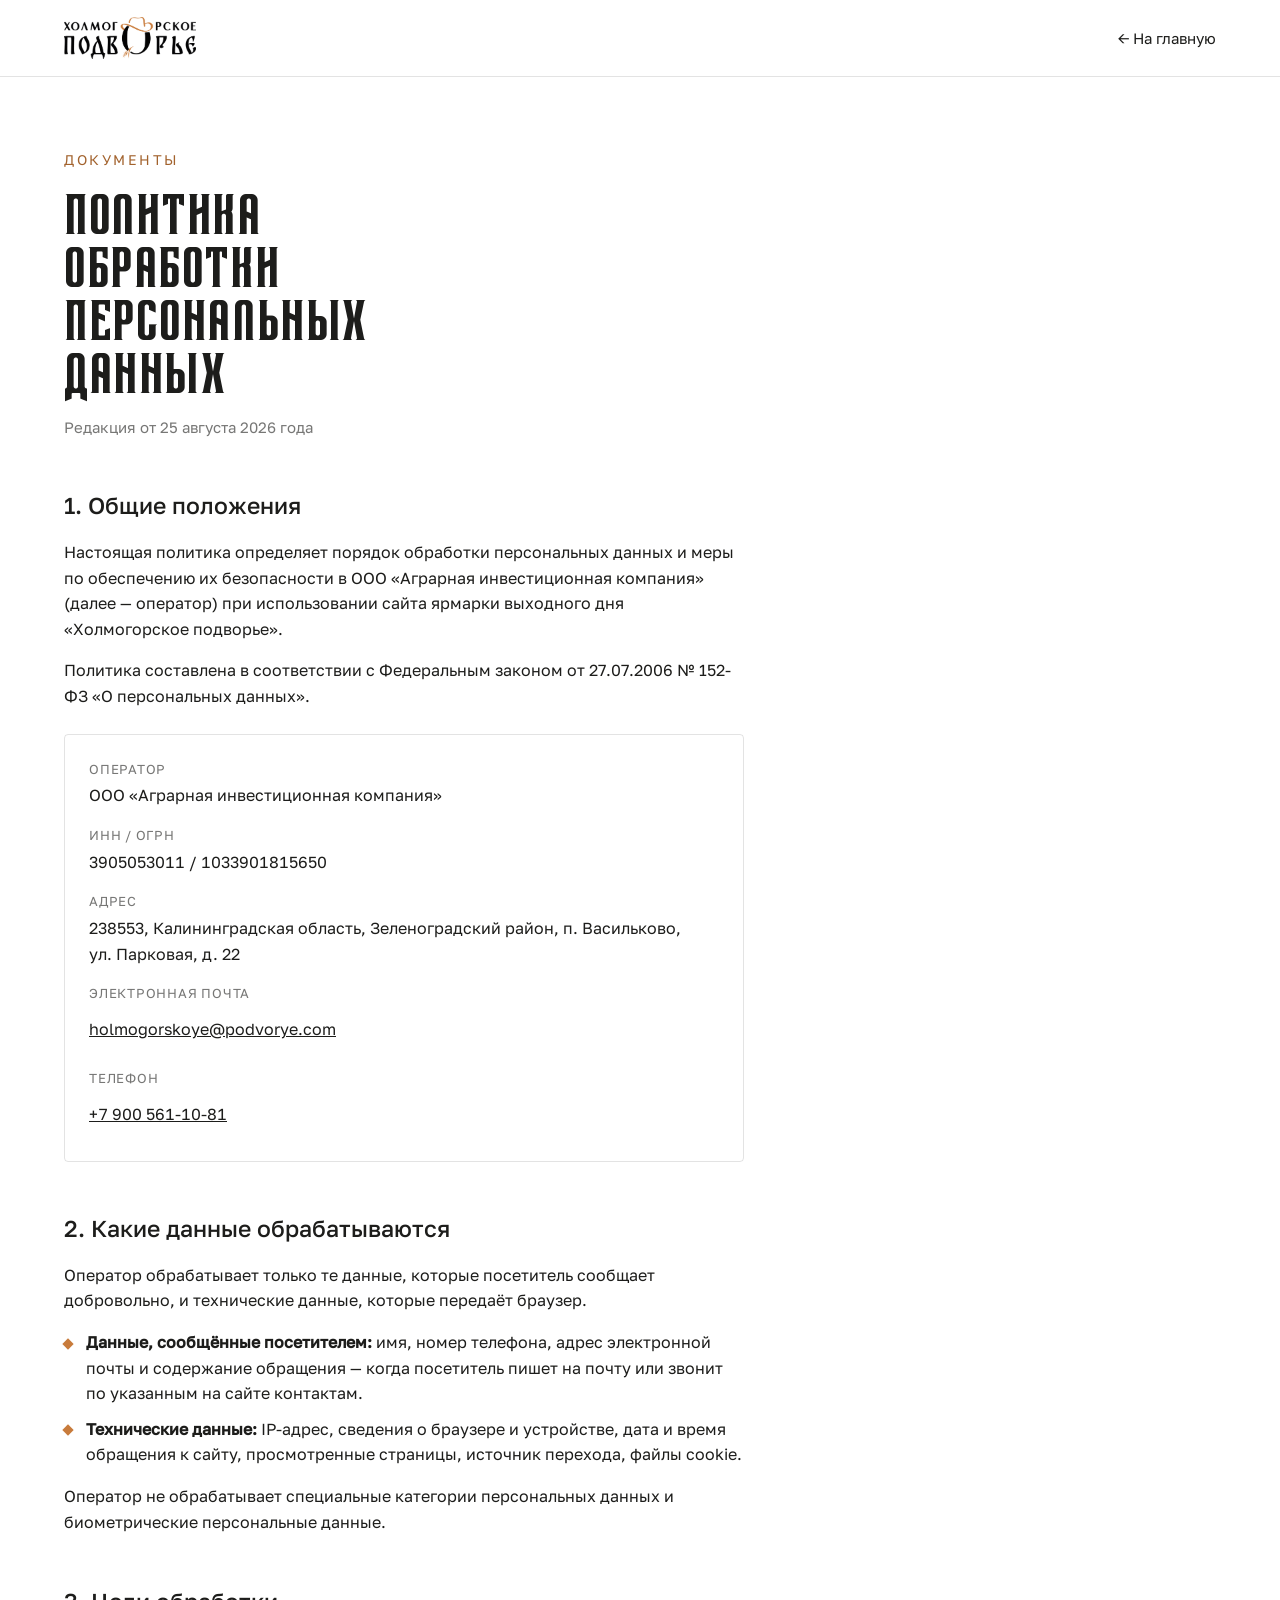
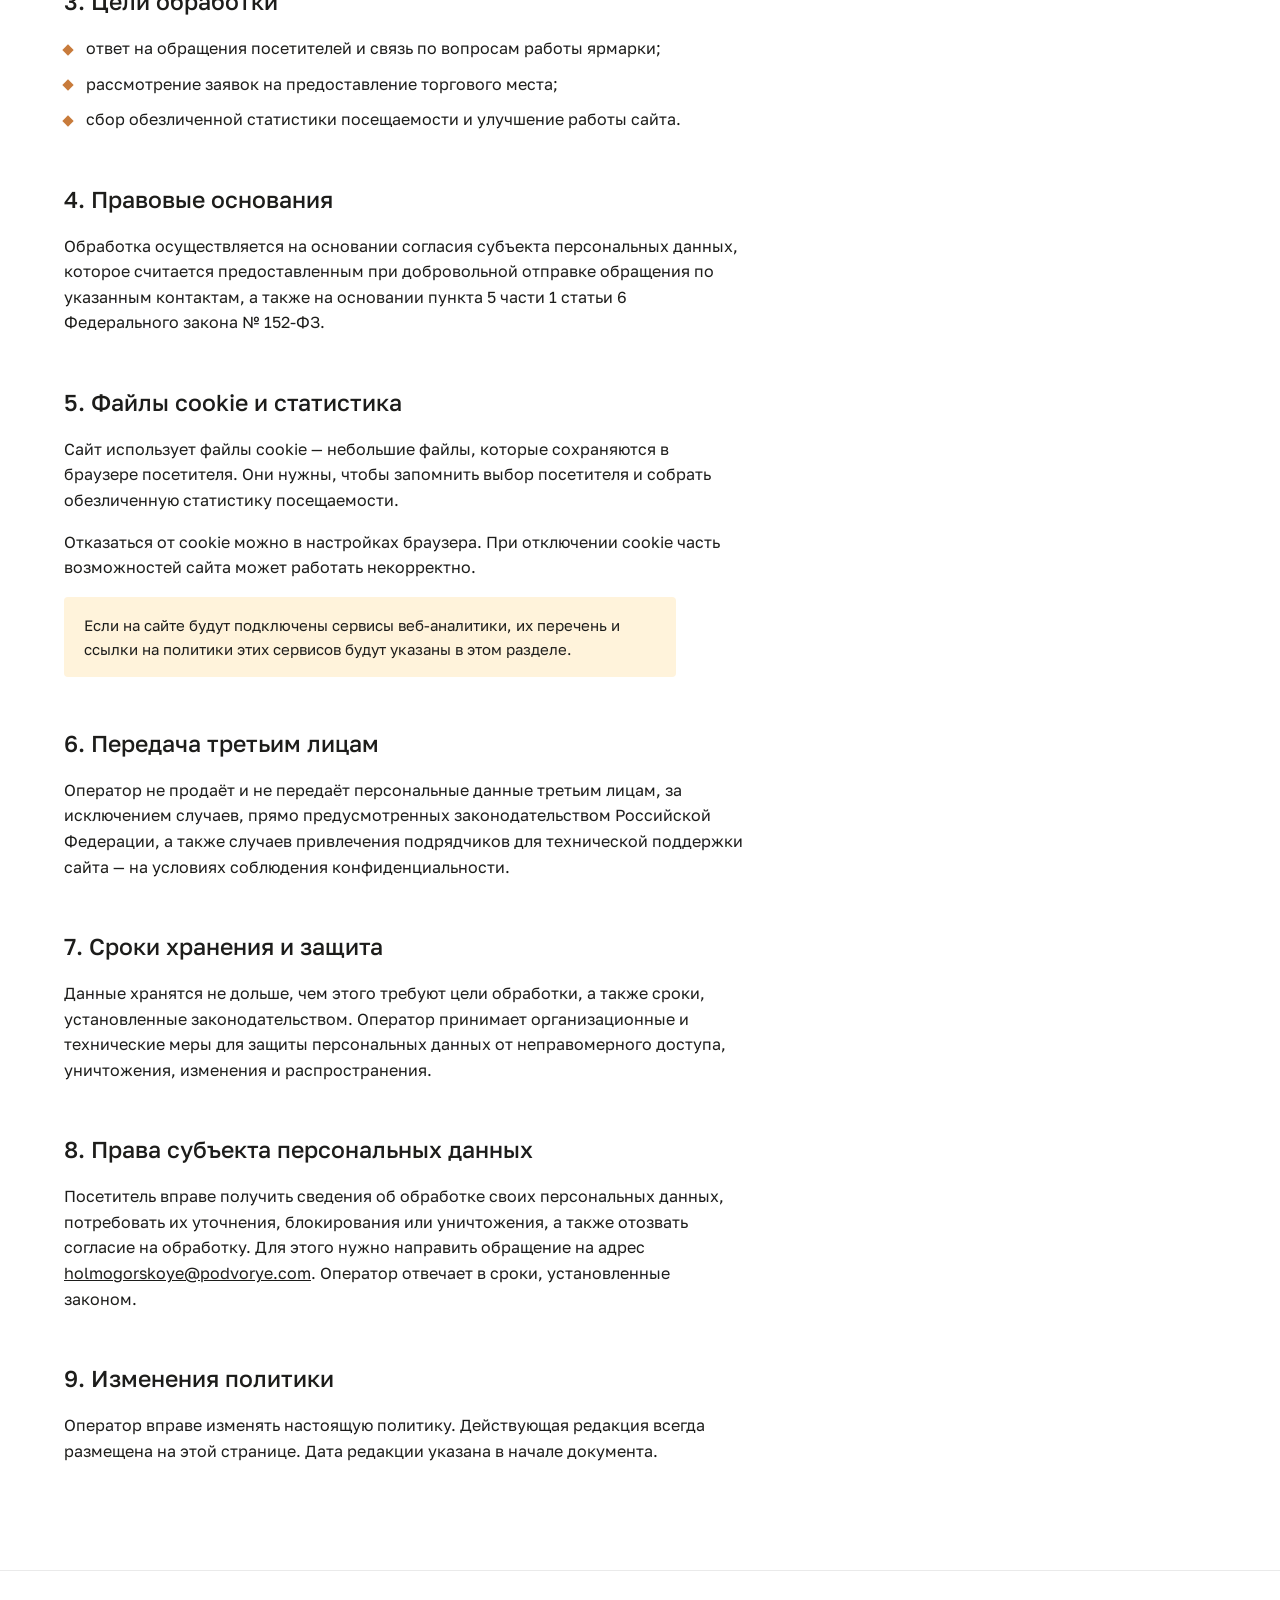
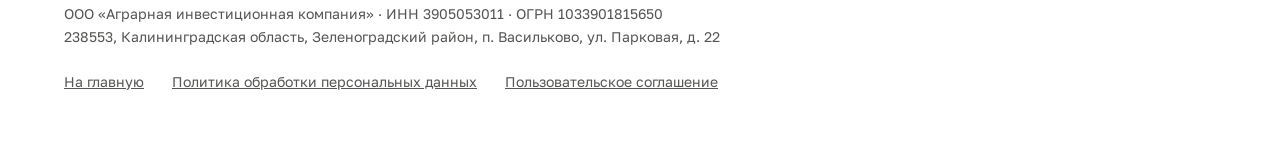
<file: privacy.html>
<!doctype html>
<html lang="ru">
<head>
<meta charset="utf-8">
<meta name="viewport" content="width=device-width, initial-scale=1">
<meta name="color-scheme" content="light">
<meta name="robots" content="noindex, follow">
<title>Политика обработки персональных данных — Холмогорское подворье</title>
<meta name="description" content="Как ярмарка «Холмогорское подворье» обрабатывает персональные данные: какие сведения собираются, зачем, сколько хранятся и как отозвать согласие.">
<link rel="canonical" href="https://podvorye.com/privacy.html">
<link rel="icon" href="assets/logo/web/mark.png">
<link rel="icon" type="image/png" sizes="32x32" href="assets/social/favicon-32.png">
<link rel="apple-touch-icon" sizes="180x180" href="assets/social/apple-touch-icon.png">
<meta property="og:type" content="article">
<meta property="og:site_name" content="Холмогорское подворье">
<meta property="og:locale" content="ru_RU">
<meta property="og:url" content="https://podvorye.com/privacy.html">
<meta property="og:title" content="Политика обработки персональных данных — Холмогорское подворье">
<meta property="og:description" content="Как ярмарка «Холмогорское подворье» обрабатывает персональные данные: какие сведения собираются, зачем, сколько хранятся и как отозвать согласие.">
<meta property="og:image" content="https://podvorye.com/assets/social/og.jpg">
<link rel="preload" as="font" type="font/woff2" href="assets/fonts/GolosText-Regular.woff2">
<link rel="stylesheet" href="styles/main.css?v=877e6e48">
<link rel="stylesheet" href="styles/doc.css?v=ac60cbd4">
</head>
<body class="doc-body">

<a class="skip" href="#doc">К содержанию</a>

<header class="doc-header">
  <div class="wrap wrap--wide doc-header__in">
    <a href="index.html" aria-label="Холмогорское подворье, на главную">
      <img src="assets/logo/web/logo-full.png" width="132" height="42" alt="Холмогорское подворье">
    </a>
    <a class="doc-back" href="index.html">← На главную</a>
  </div>
</header>

<main class="doc" id="doc">
  <div class="wrap wrap--wide">
    <p class="doc__label">Документы</p>
    <h1 class="display doc__title">Политика обработки<br>персональных данных</h1>
    <p class="doc__meta">Редакция от 25 августа 2026 года</p>
    <h2>1. Общие положения</h2>
    <p>Настоящая политика определяет порядок обработки персональных данных
      и меры по обеспечению их безопасности в ООО «Аграрная инвестиционная компания» (далее — оператор)
      при использовании сайта ярмарки выходного дня «Холмогорское подворье».</p>
    <p>Политика составлена в соответствии с Федеральным законом
      от 27.07.2006 №&nbsp;152-ФЗ «О персональных данных».</p>
    <dl class="doc__facts">
      <dt>Оператор</dt><dd>ООО «Аграрная инвестиционная компания»</dd>
      <dt>ИНН / ОГРН</dt><dd class="num">3905053011 / 1033901815650</dd>
      <dt>Адрес</dt><dd>238553, Калининградская область, Зеленоградский район, п. Васильково, ул. Парковая, д. 22</dd>
      <dt>Электронная почта</dt><dd><a href="mailto:holmogorskoye@podvorye.com">holmogorskoye@podvorye.com</a></dd>
      <dt>Телефон</dt><dd class="num"><a href="tel:+79005611081">+7 900 561-10-81</a></dd>
    </dl>

    <h2>2. Какие данные обрабатываются</h2>
    <p>Оператор обрабатывает только те данные, которые посетитель сообщает
      добровольно, и технические данные, которые передаёт браузер.</p>
    <ul>
      <li><b>Данные, сообщённые посетителем:</b> имя, номер телефона, адрес электронной
        почты и содержание обращения — когда посетитель пишет на почту или звонит
        по указанным на сайте контактам.</li>
      <li><b>Технические данные:</b> IP-адрес, сведения о браузере и устройстве, дата
        и время обращения к сайту, просмотренные страницы, источник перехода,
        файлы cookie.</li>
    </ul>
    <p>Оператор не обрабатывает специальные категории персональных данных
      и биометрические персональные данные.</p>

    <h2>3. Цели обработки</h2>
    <ul>
      <li>ответ на обращения посетителей и связь по вопросам работы ярмарки;</li>
      <li>рассмотрение заявок на предоставление торгового места;</li>
      <li>сбор обезличенной статистики посещаемости и улучшение работы сайта.</li>
    </ul>

    <h2>4. Правовые основания</h2>
    <p>Обработка осуществляется на основании согласия субъекта персональных данных,
      которое считается предоставленным при добровольной отправке обращения
      по указанным контактам, а также на основании пункта 5 части 1 статьи 6
      Федерального закона №&nbsp;152-ФЗ.</p>

    <h2>5. Файлы cookie и статистика</h2>
    <p>Сайт использует файлы cookie — небольшие файлы, которые сохраняются
      в браузере посетителя. Они нужны, чтобы запомнить выбор посетителя
      и собрать обезличенную статистику посещаемости.</p>
    <p>Отказаться от cookie можно в настройках браузера. При отключении cookie
      часть возможностей сайта может работать некорректно.</p>
    <p class="doc__note">Если на сайте будут подключены сервисы веб-аналитики,
      их перечень и ссылки на политики этих сервисов будут указаны в этом разделе.</p>

    <h2>6. Передача третьим лицам</h2>
    <p>Оператор не продаёт и не передаёт персональные данные третьим лицам,
      за исключением случаев, прямо предусмотренных законодательством Российской
      Федерации, а также случаев привлечения подрядчиков для технической поддержки
      сайта — на условиях соблюдения конфиденциальности.</p>

    <h2>7. Сроки хранения и защита</h2>
    <p>Данные хранятся не дольше, чем этого требуют цели обработки, а также сроки,
      установленные законодательством. Оператор принимает организационные
      и технические меры для защиты персональных данных от неправомерного доступа,
      уничтожения, изменения и распространения.</p>

    <h2>8. Права субъекта персональных данных</h2>
    <p>Посетитель вправе получить сведения об обработке своих персональных данных,
      потребовать их уточнения, блокирования или уничтожения, а также отозвать
      согласие на обработку. Для этого нужно направить обращение на адрес
      <a href="mailto:holmogorskoye@podvorye.com">holmogorskoye@podvorye.com</a>. Оператор отвечает в сроки,
      установленные законом.</p>

    <h2>9. Изменения политики</h2>
    <p>Оператор вправе изменять настоящую политику. Действующая редакция всегда
      размещена на этой странице. Дата редакции указана в начале документа.</p>
  </div>
</main>

<footer class="doc-footer">
  <div class="wrap wrap--wide">
    <p>ООО «Аграрная инвестиционная компания» · ИНН 3905053011 · ОГРН 1033901815650<br>238553, Калининградская область, Зеленоградский район, п. Васильково, ул. Парковая, д. 22</p>
    <ul class="doc-footer__links">
      <li><a href="index.html">На главную</a></li>
      <li><a href="privacy.html">Политика обработки персональных данных</a></li>
      <li><a href="terms.html">Пользовательское соглашение</a></li>
    </ul>
  </div>
</footer>

</body>
</html>
</file>
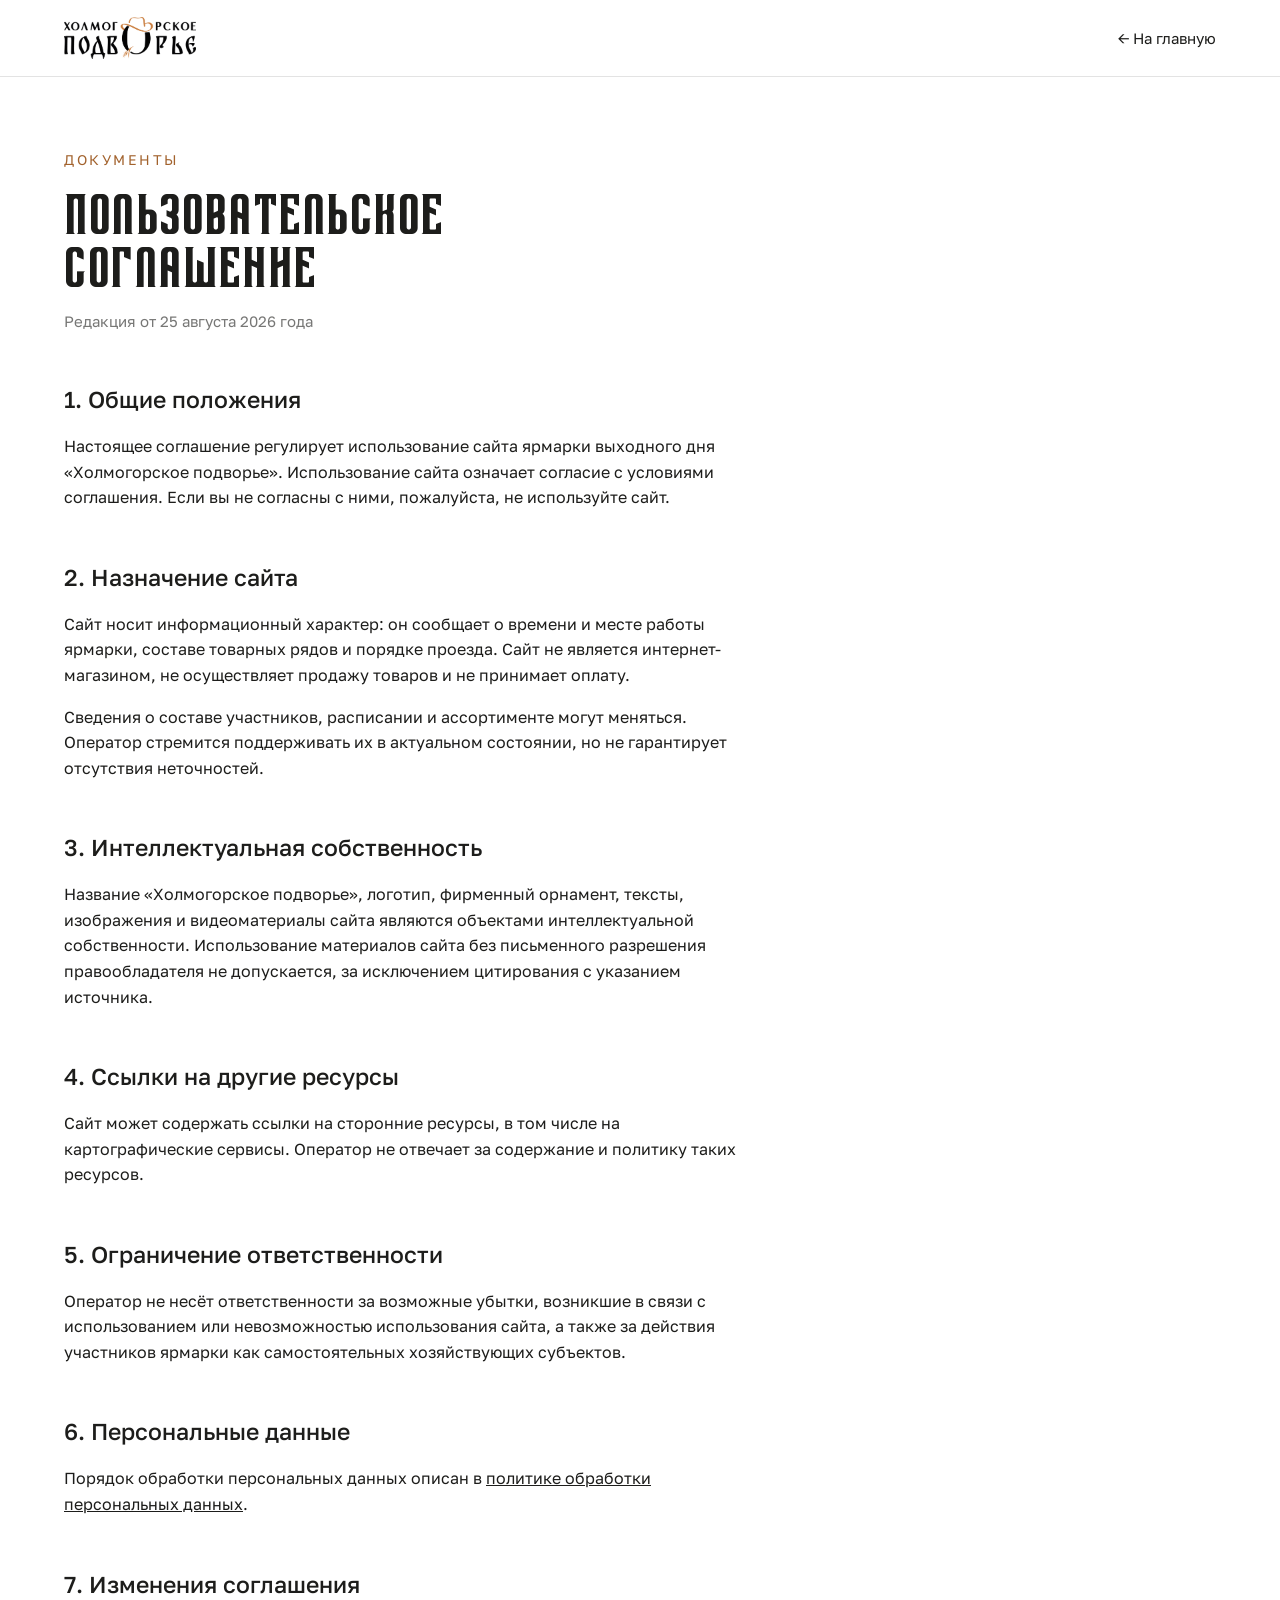
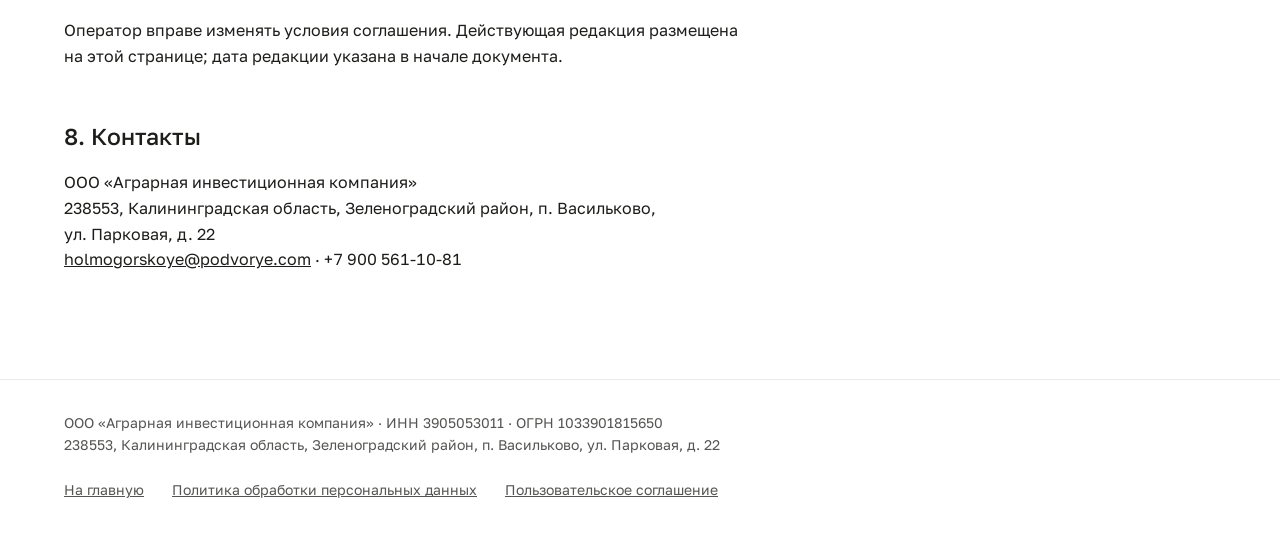
<file: terms.html>
<!doctype html>
<html lang="ru">
<head>
<meta charset="utf-8">
<meta name="viewport" content="width=device-width, initial-scale=1">
<meta name="color-scheme" content="light">
<meta name="robots" content="noindex, follow">
<title>Пользовательское соглашение — Холмогорское подворье</title>
<meta name="description" content="Условия использования сайта ярмарки «Холмогорское подворье»: назначение сайта, права на материалы и ограничение ответственности.">
<link rel="canonical" href="https://podvorye.com/terms.html">
<link rel="icon" href="assets/logo/web/mark.png">
<link rel="icon" type="image/png" sizes="32x32" href="assets/social/favicon-32.png">
<link rel="apple-touch-icon" sizes="180x180" href="assets/social/apple-touch-icon.png">
<meta property="og:type" content="article">
<meta property="og:site_name" content="Холмогорское подворье">
<meta property="og:locale" content="ru_RU">
<meta property="og:url" content="https://podvorye.com/terms.html">
<meta property="og:title" content="Пользовательское соглашение — Холмогорское подворье">
<meta property="og:description" content="Условия использования сайта ярмарки «Холмогорское подворье»: назначение сайта, права на материалы и ограничение ответственности.">
<meta property="og:image" content="https://podvorye.com/assets/social/og.jpg">
<link rel="preload" as="font" type="font/woff2" href="assets/fonts/GolosText-Regular.woff2">
<link rel="stylesheet" href="styles/main.css?v=877e6e48">
<link rel="stylesheet" href="styles/doc.css?v=ac60cbd4">
</head>
<body class="doc-body">

<a class="skip" href="#doc">К содержанию</a>

<header class="doc-header">
  <div class="wrap wrap--wide doc-header__in">
    <a href="index.html" aria-label="Холмогорское подворье, на главную">
      <img src="assets/logo/web/logo-full.png" width="132" height="42" alt="Холмогорское подворье">
    </a>
    <a class="doc-back" href="index.html">← На главную</a>
  </div>
</header>

<main class="doc" id="doc">
  <div class="wrap wrap--wide">
    <p class="doc__label">Документы</p>
    <h1 class="display doc__title">Пользовательское<br>соглашение</h1>
    <p class="doc__meta">Редакция от 25 августа 2026 года</p>
    <h2>1. Общие положения</h2>
    <p>Настоящее соглашение регулирует использование сайта ярмарки выходного дня
      «Холмогорское подворье». Использование сайта означает согласие с условиями
      соглашения. Если вы не согласны с ними, пожалуйста, не используйте сайт.</p>

    <h2>2. Назначение сайта</h2>
    <p>Сайт носит информационный характер: он сообщает о времени и месте работы
      ярмарки, составе товарных рядов и порядке проезда. Сайт не является интернет-магазином,
      не осуществляет продажу товаров и не принимает оплату.</p>
    <p>Сведения о составе участников, расписании и ассортименте могут меняться.
      Оператор стремится поддерживать их в актуальном состоянии, но не гарантирует
      отсутствия неточностей.</p>

    <h2>3. Интеллектуальная собственность</h2>
    <p>Название «Холмогорское подворье», логотип, фирменный орнамент, тексты,
      изображения и видеоматериалы сайта являются объектами интеллектуальной
      собственности. Использование материалов сайта без письменного разрешения
      правообладателя не допускается, за исключением цитирования с указанием
      источника.</p>

    <h2>4. Ссылки на другие ресурсы</h2>
    <p>Сайт может содержать ссылки на сторонние ресурсы, в том числе на картографические
      сервисы. Оператор не отвечает за содержание и политику таких ресурсов.</p>

    <h2>5. Ограничение ответственности</h2>
    <p>Оператор не несёт ответственности за возможные убытки, возникшие в связи
      с использованием или невозможностью использования сайта, а также за действия
      участников ярмарки как самостоятельных хозяйствующих субъектов.</p>

    <h2>6. Персональные данные</h2>
    <p>Порядок обработки персональных данных описан в
      <a href="privacy.html">политике обработки персональных данных</a>.</p>

    <h2>7. Изменения соглашения</h2>
    <p>Оператор вправе изменять условия соглашения. Действующая редакция размещена
      на этой странице; дата редакции указана в начале документа.</p>

    <h2>8. Контакты</h2>
    <p>ООО «Аграрная инвестиционная компания»<br>238553, Калининградская область, Зеленоградский район, п. Васильково, ул. Парковая, д. 22<br>
      <a href="mailto:holmogorskoye@podvorye.com">holmogorskoye@podvorye.com</a> · <span class="num">+7 900 561-10-81</span></p>
  </div>
</main>

<footer class="doc-footer">
  <div class="wrap wrap--wide">
    <p>ООО «Аграрная инвестиционная компания» · ИНН 3905053011 · ОГРН 1033901815650<br>238553, Калининградская область, Зеленоградский район, п. Васильково, ул. Парковая, д. 22</p>
    <ul class="doc-footer__links">
      <li><a href="index.html">На главную</a></li>
      <li><a href="privacy.html">Политика обработки персональных данных</a></li>
      <li><a href="terms.html">Пользовательское соглашение</a></li>
    </ul>
  </div>
</footer>

</body>
</html>
</file>
<file: styles/main.css>
@import url("tokens.css?v=07ad3186");

/* ============ база ============ */
*, *::before, *::after { box-sizing: border-box; }
body { margin: 0; }
html { -webkit-text-size-adjust: 100%; }

body {
  font-family: var(--f-text);
  font-size: var(--fs-body);
  line-height: 1.6;
  color: var(--c-black);
  background: var(--c-white);
  overflow-x: hidden;
}

img, svg { max-width: 100%; height: auto; display: block; }
h1, h2, h3 { margin: 0; font-weight: 400; }
p { margin: 0 0 1em; }
p:last-child { margin-bottom: 0; }
a { color: inherit; }

:focus-visible { outline: 2px solid var(--c-brown-text); outline-offset: 2px; }

.skip {
  position: absolute; left: -9999px;
  background: var(--c-white); color: var(--c-black);
  padding: 12px 20px; z-index: var(--z-modal);
}
.skip:focus { left: 8px; top: 8px; }

/* ============ сетка ============
   12 колонок на всю страницу. Композиция строится размещением в колонках,
   а не выравниванием по центру — отсюда асимметрия и воздух в нужных местах. */
.wrap {
  width: 100%;
  max-width: var(--container);
  margin-inline: auto;
  padding-inline: var(--gutter);
}

/* Шапка и футер идут по краю экрана, как и сцена: центрированный контейнер
   1240 px здесь создавал бы вторую, несовпадающую сетку. */
.wrap--wide {
  max-width: none;
  padding-inline: clamp(24px, 5vw, 96px);
}

.grid {
  display: grid;
  grid-template-columns: repeat(12, 1fr);
  grid-auto-columns: 0;  /* элемент без класса колонки не создаёт лишнюю дорожку */
  gap: 24px;
  align-items: start;
}

.col-1-5   { grid-column: 1 / 6; }
.col-1-6   { grid-column: 1 / 7; }
.col-1-7   { grid-column: 1 / 8; }
.col-1-8   { grid-column: 1 / 9; }
.col-1-9   { grid-column: 1 / 10; }
.col-1-12  { grid-column: 1 / -1; }
.col-7-9   { grid-column: 7 / 10; }
.col-7-12  { grid-column: 7 / -1; }
.col-8-12  { grid-column: 8 / -1; }
.col-9-12  { grid-column: 9 / -1; }
.col-10-12 { grid-column: 10 / -1; }

.stack > * + * { margin-top: 20px; }

/* ============ типографика ============ */
.display {
  font-family: var(--f-accent);
  text-transform: uppercase;
  line-height: 0.94;
  letter-spacing: 0.01em;
}

.label {
  font-size: 14px;
  letter-spacing: 0.18em;
  text-transform: uppercase;
  margin: 0 0 16px;
  color: var(--c-brown-text);
}
.label--light { color: rgb(255 255 255 / 78%); }

.section__title { font-size: var(--fs-h2); margin-bottom: 56px; }
.num { font-variant-numeric: tabular-nums; }
.note { font-size: 15px; opacity: 0.75; margin-top: 8px; }

/* ============ секции на плоском фоне ============ */
.section { padding-block: var(--section-gap); }
.section--cream { background: var(--c-cream); }

/* ============ орнамент ============ */
.orn {
  height: 24px;
  color: var(--c-brown);
  background-image: url("../assets/ornament/vertical/orn-v-02.png");
  background-repeat: repeat-x;
  background-size: auto 24px;
}
.orn.is-vector { background-image: none; }
.orn svg { display: block; width: 100%; height: 24px; }
.orn path {
  fill: none; stroke: currentColor; stroke-width: 1.5;
  stroke-linecap: butt; stroke-linejoin: miter;
}
.orn.is-stitching path {
  transition: stroke-dashoffset var(--t-draw) var(--e-soft);
  stroke-dashoffset: 0 !important;
}

/* ============ кнопки ============ */
.btn {
  display: inline-flex;
  align-items: center;
  gap: 10px;
  min-height: 52px;
  padding: 0 32px;
  border: none;
  border-radius: var(--radius);
  font-family: var(--f-accent);
  font-size: 18px;
  letter-spacing: 0.03em;
  text-transform: uppercase;
  text-decoration: none;
  cursor: pointer;
  background: var(--c-brown-text);
  color: var(--c-white);
  transition: background var(--t-fast) var(--e-soft), transform var(--t-instant) var(--e-soft);
}
.btn:hover { background: var(--c-brown-hover); }
.btn:active { transform: scale(0.98); }
.btn--ghost {
  background: transparent; color: currentColor;
  box-shadow: inset 0 0 0 1.5px currentColor;
}
.btn--ghost:hover { background: rgb(255 255 255 / 14%); }
.btn--light { background: var(--c-white); color: var(--c-brown-text); }
.btn--light:hover { background: #f2e6d6; }

/* ============ иконки ============ */
.i {
  width: var(--icon-md); height: var(--icon-md);
  flex: none; fill: none;
  stroke: currentColor; stroke-width: var(--icon-stroke);
  stroke-linecap: butt; stroke-linejoin: miter;
}
.i--inline { width: var(--icon-sm); height: var(--icon-sm); display: inline-block; vertical-align: -2px; }
.i--k { width: var(--icon-sm); height: var(--icon-sm); display: inline-block; vertical-align: -2px; margin-right: 8px; }
.i--space { width: var(--icon-lg); height: var(--icon-lg); margin-bottom: 16px; color: var(--c-brown-text); }

/* ============ шапка ============ */
.header {
  position: fixed;
  top: 0; left: 0; right: 0;
  z-index: var(--z-header);
  color: var(--c-white);
  background: transparent;
  border-bottom: 1px solid transparent;
  transition: background var(--t-base) var(--e-soft), color var(--t-base) var(--e-soft),
              border-color var(--t-base) var(--e-soft);
}
/* Собственная подложка: белый текст должен читаться над любым кадром,
   в том числе над светлым небом. Плотность подобрана замером контраста. */
.header:not(.is-solid) {
  background: linear-gradient(to bottom, rgb(29 29 27 / 78%) 0%, rgb(29 29 27 / 40%) 62%, rgb(29 29 27 / 0%) 100%);
}
.header.is-solid {
  color: var(--c-black);
  background: rgb(255 255 255 / 88%);
  backdrop-filter: blur(14px) saturate(140%);
  border-bottom-color: rgb(29 29 27 / 12%);
}
.header__in { display: flex; align-items: center; gap: 32px; min-height: 76px; }
.header__logo { position: relative; display: block; }
.header__logo img { width: 132px; transition: opacity var(--t-base) var(--e-soft); }
.header__logo-light { position: absolute; inset: 0; }
.header.is-solid .header__logo-light { opacity: 0; }
.header:not(.is-solid) .header__logo-dark { opacity: 0; }
.header__nav { display: flex; gap: 28px; margin-left: auto; font-size: 15px; }
.header__nav a { text-decoration: none; }
.header__nav a:hover { opacity: 0.7; }
.header__tel {
  display: inline-flex; align-items: center; gap: 8px;
  font-weight: 500; text-decoration: none; white-space: nowrap;
}

/* ============ область нажатия ============
   Ширины хватает везде, а высоты нет: ссылки и вкладки были 21—42 px
   при норме 44. Наращиваем область нажатия отступами, внешний вид
   при этом не меняется. */
.header__nav a,
.header__tel { display: inline-flex; align-items: center; min-height: 44px; }
.header__logo { display: inline-flex; align-items: center; min-height: 44px; }
.footer li a,
.footer__docs a { display: inline-flex; align-items: center; min-height: 44px; }
.footer li { margin-bottom: 2px; }
.switch__btn { min-height: 44px; }
.cookie__ok { min-height: 44px; }
.cookie a { display: inline; }
.doc-back { display: inline-flex; align-items: center; min-height: 44px; }

/* ============ сцена: вся страница ============
   Одна закреплённая сцена во весь экран. Прокрутка ведёт видео и такты:
   один экран прокрутки — один такт. Ниже сцены только футер. */
.stage { position: relative; }
.stage__sticky {
  position: relative;
  min-height: 100dvh;
  display: grid;
  overflow: hidden;
}
.stage.is-live { }
.stage.is-live .stage__sticky { position: sticky; top: 0; height: 100dvh; }

.stage__media { position: absolute; inset: 0; overflow: hidden; background: var(--c-black); }
.stage__media img,
.stage__video {
  position: absolute; inset: 0;
  width: 100%; height: 100%;
  object-fit: cover;
}
.stage__video { opacity: 0; transition: opacity 420ms var(--e-soft); }
.stage__video.is-on { opacity: 1; }
.stage.is-live .stage__still { opacity: 0; transition: opacity 420ms var(--e-soft); }

/* Второй кадр — для узких экранов, где видео не грузится: на второй половине
   истории фон меняется, иначе восемь тактов идут на одной картинке. */
.stage__still--b { opacity: 0; transition: opacity 600ms var(--e-soft); }
.stage.is-second .stage__still--b { opacity: 1; }
.stage.is-live .stage__still--b { display: none; }

/* Затемнение: плотное слева и снизу, где лежит текст; кадр справа остаётся живым. */
.stage__scrim {
  position: absolute; inset: 0;
  background:
    linear-gradient(to right, rgb(29 29 27 / 80%) 0%, rgb(29 29 27 / 52%) 42%, rgb(29 29 27 / 8%) 82%),
    linear-gradient(to top, rgb(29 29 27 / 62%) 0%, rgb(29 29 27 / 0%) 46%),
    linear-gradient(to bottom, rgb(29 29 27 / 46%) 0%, rgb(29 29 27 / 0%) 16%);
}

/* Сцена живёт во всю ширину экрана: контейнер 1240 здесь только зажимал бы
   композицию. Сетка считается от края с полем, поэтому левая половина
   действительно работает целиком. */
.beats {
  position: relative;
  align-self: end;              /* история стоит на левом нижнем углу кадра */
  align-items: end;             /* и каждый такт тоже: короткие не висят вверху */
  max-width: none;
  padding-inline: clamp(24px, 5vw, 96px);
  padding-block: 112px clamp(72px, 10vh, 132px);
  color: var(--c-white);
  column-gap: clamp(16px, 2vw, 32px);
}
.stage.is-live .beat {
  grid-row: 1;
  opacity: 0;
  transform: translateY(28px);
  transition: opacity 420ms var(--e-soft), transform 520ms var(--e-soft);
  pointer-events: none;
}
.stage.is-live .beat.is-on { opacity: 1; transform: none; pointer-events: auto; }
/* Без скрипта — такты идут обычной колонкой, каждый на своём экране. */
.stage:not(.is-live) .beat { padding-block: 10vh; }

.beat__mark { width: 72px; margin-bottom: 28px; }
.beat__title {
  font-family: var(--f-accent);
  text-transform: uppercase;
  font-size: clamp(2.75rem, 7vw, 7rem);
  line-height: 0.9;
  letter-spacing: 0.01em;
  margin: 0 0 24px;
}
/* Заглавные такты набираются крупно: заголовок держит весь левый край кадра. */
.beat__title--hero {
  font-size: clamp(3.25rem, 11vw, 12rem);
  line-height: 0.86;
  margin-bottom: 32px;
}
.beat__title--sm { font-size: clamp(2.25rem, 5vw, 4.5rem); }
.beat__lead {
  font-size: clamp(1.125rem, 1.6vw, 1.5rem);
  font-weight: 500; line-height: 1.5; margin: 0; max-width: 44ch;
}
.beat__lead--hero { font-size: clamp(1.1875rem, 1.9vw, 1.75rem); max-width: 34ch; }
.beat__note { font-size: 15px; opacity: 0.75; margin-top: 24px; max-width: 60ch; }
.beat__cta { display: flex; flex-wrap: wrap; gap: 12px; margin-top: 32px; }

/* ============ стекло ============
   Полупрозрачная подложка с размытием: данные читаются поверх кадра,
   но кадр остаётся виден — сцена не распадается на экран и карточки. */
.glass {
  background: rgb(29 29 27 / 46%);
  backdrop-filter: blur(18px) saturate(130%);
  border: 1px solid rgb(255 255 255 / 20%);
  border-radius: var(--radius);
}

.chips { display: flex; flex-wrap: wrap; gap: 10px; list-style: none; margin: 32px 0 0; padding: 0; }
.chip { padding: 12px 18px; font-size: 15px; }
.chip b { font-family: var(--f-accent); font-size: 24px; margin-right: 8px; }

.duo { display: grid; grid-template-columns: 1fr 1fr; gap: 16px; margin-top: 8px; }
.duo__item { padding: 24px; }
.duo__item b { display: block; font-weight: 500; font-size: var(--fs-h3); margin: 4px 0 8px; }
.duo__item span { font-size: 15px; opacity: 0.85; }
.i--duo { width: var(--icon-lg); height: var(--icon-lg); }

/* Карта арендаторов встроена в страницу вектором: схема переведена
   в палитру сцены, поэтому лежит прямо на кадре, а не картинкой на подложке. */
.scheme__head {
  display: flex;
  flex-wrap: wrap;
  align-items: flex-end;
  justify-content: space-between;
  gap: 16px;
  margin-bottom: 20px;
}
.scheme__head .beat__title { margin-bottom: 0; }

.switch { display: flex; gap: 6px; padding: 5px; border-radius: var(--radius); background: rgb(29 29 27 / 46%); backdrop-filter: blur(18px) saturate(130%); border: 1px solid rgb(255 255 255 / 20%); }
.switch__btn {
  border: none;
  background: transparent;
  color: rgb(255 255 255 / 72%);
  font-family: var(--f-text);
  font-size: 15px;
  font-weight: 500;
  padding: 9px 18px;
  border-radius: 3px;
  cursor: pointer;
  transition: background var(--t-fast) var(--e-soft), color var(--t-fast) var(--e-soft);
}
.switch__btn:hover { color: var(--c-white); }
.switch__btn.is-on { background: var(--c-white); color: var(--c-brown-text); }

.scheme { display: none; overflow-x: auto; }
.scheme.is-on { display: block; }
.scheme__svg { width: 100%; height: auto; min-width: 760px; display: block; }

.tiles {
  display: grid; grid-template-columns: repeat(3, 1fr);
  gap: 12px; list-style: none; margin: 0; padding: 0;
}
.tile { padding: 18px 20px 18px 40px; position: relative; }
.tile__dot {
  position: absolute; left: 18px; top: 24px;
  width: 10px; height: 10px; transform: rotate(45deg);
}
.tile b { display: block; font-weight: 500; font-size: 17px; margin-bottom: 4px; }
.tile span { font-size: 14px; opacity: 0.82; line-height: 1.45; }

.stage__hint {
  position: absolute;
  right: clamp(24px, 5vw, 96px);
  bottom: 30px;
  color: var(--c-white); opacity: 0.7;
}
.stage__hint .i { width: var(--icon-lg); height: var(--icon-lg); }
.stage.is-past-hint .stage__hint { opacity: 0; transition: opacity var(--t-fast) var(--e-soft); }

/* Тонкая полоса прогресса истории — заменяет привычный «сколько ещё листать». */
.stage__progress {
  position: absolute; left: 0; right: 0; bottom: 0;
  height: 2px; background: rgb(255 255 255 / 18%);
}
.stage__progress span {
  display: block; height: 100%; width: 0;
  background: var(--c-white);
  transition: width 120ms linear;
}
.stage:not(.is-live) .stage__progress,
.stage:not(.is-live) .stage__hint { display: none; }

/* ============ фермерам ============ */
.join { background: var(--c-brown-text); color: var(--c-white); }
.join .label { color: rgb(255 255 255 / 78%); }
.join a { color: var(--c-white); }
.join__contacts { font-size: var(--fs-lead); }

/* ============ футер ============ */
.footer { background: var(--c-black); color: var(--c-white); padding-block: 72px 40px; }
.footer img { width: 200px; }
.footer__slogan { margin-top: 16px; opacity: 0.7; }
.footer h3 { font-size: 14px; letter-spacing: 0.06em; text-transform: uppercase; opacity: 0.6; margin-bottom: 14px; }
.footer ul { list-style: none; margin: 0; padding: 0; }
.footer li { margin-bottom: 10px; }
.footer a { text-decoration: none; }
.footer a:hover { text-decoration: underline; }
.footer__docs {
  display: flex;
  flex-wrap: wrap;
  gap: 8px 28px;
  margin-top: 40px;
  font-size: 14px;
  opacity: 0.75;
}
.footer__legal {
  margin-top: 20px; padding-top: 24px;
  border-top: var(--border-soft-dark);
  font-size: 13px; opacity: 0.55; line-height: 1.6;
}

/* ============ уведомление о куки ============ */
.cookie {
  position: fixed;
  left: clamp(16px, 4vw, 32px);
  right: clamp(16px, 4vw, 32px);
  bottom: 16px;
  z-index: var(--z-popover);
  display: none;
  align-items: center;
  justify-content: space-between;
  gap: 16px;
  padding: 16px 20px;
  color: var(--c-white);
  font-size: 14px;
  background: rgb(29 29 27 / 82%);
  backdrop-filter: blur(18px) saturate(130%);
  border: 1px solid rgb(255 255 255 / 18%);
  border-radius: var(--radius);
}
.cookie.is-on { display: flex; }
.cookie a { color: var(--c-white); }
.cookie__ok {
  flex: none;
  border: none;
  border-radius: 3px;
  padding: 10px 20px;
  font-family: var(--f-text);
  font-size: 14px;
  font-weight: 500;
  color: var(--c-brown-text);
  background: var(--c-white);
  cursor: pointer;
}

/* ============ плавающая кнопка ============ */
/* Кнопка стоит у правого края, а не по центру: текст тактов прижат влево,
   и центрированная кнопка садилась прямо на заголовок. */
.floater {
  position: fixed;
  right: clamp(16px, 4vw, 28px);
  bottom: 16px;
  z-index: var(--z-float);
  display: none;
  opacity: 0;
  transform: translateY(80px);
  transition: transform var(--t-base) var(--e-out), opacity var(--t-base) var(--e-out);
}
.floater.is-on { transform: none; opacity: 1; }

/* ============ появление ============ */
.reveal { opacity: 0; transform: translateY(16px); }
.reveal.is-in {
  opacity: 1; transform: none;
  transition: opacity var(--t-enter) var(--e-out), transform var(--t-enter) var(--e-out);
}

/* ============ адаптив ============
   На узких экранах прокрутка не ведёт видео: перемотка там дорогая, а трафик
   и батарея дороже эффекта. Вместо этого кадр стоит на месте, а такты
   проезжают поверх — каждый на своём экране. Ощущение истории сохраняется. */

@media (max-width: 1023px) {
  .grid { gap: 20px; }
  .col-1-5, .col-1-6, .col-1-7, .col-1-8, .col-1-9,
  .col-7-9, .col-7-12, .col-8-12, .col-9-12, .col-10-12 { grid-column: 1 / -1; }

  /* Перемотка по прокрутке работает и здесь: сцена закрепляется, такты
     сменяются поверх кадра — как на десктопе, только компактнее. */
  .stage.is-live .stage__sticky {
    position: sticky; top: 0; height: 100dvh;
    display: grid; align-content: end;
  }
  .stage.is-live .beats { display: grid; padding-block: 96px clamp(88px, 14vh, 132px); }
  .stage.is-live .beat {
    grid-row: 1;
    min-height: 0;
    padding-block: 0;
    scroll-snap-align: none;
  }
  .stage.is-live .stage__media,
  .stage.is-live .stage__scrim { position: absolute; z-index: auto; }

  /* Запасной вариант, когда перемотка не включилась: одно видео крутится
     фоном петлёй. */
  .stage.is-loop .stage__video.is-on { display: block; opacity: 1; }
  .stage.is-loop .stage__still,
  .stage.is-loop .stage__still--b { opacity: 0; }

  /* Кадр закреплён за окном, такты идут поверх него. */
  .stage__sticky { min-height: auto; padding: 0; display: block; }
  .stage__media { position: fixed; inset: 0; z-index: -2; }
  .stage__scrim {
    position: fixed;
    inset: 0;
    z-index: -1;
    background:
      linear-gradient(to top, rgb(29 29 27 / 84%) 0%, rgb(29 29 27 / 48%) 46%, rgb(29 29 27 / 18%) 100%),
      linear-gradient(to bottom, rgb(29 29 27 / 62%) 0%, rgb(29 29 27 / 0%) 22%);
  }

  .beats {
    display: block;
    align-self: auto;
    /* тот же отступ, что у шапки и футера, — иначе текст и логотип
       стоят на разных вертикалях */
    padding: 0 clamp(24px, 5vw, 96px);
    scroll-snap-type: y proximity;
  }
  .beat {
    min-height: 100dvh;
    display: flex;
    flex-direction: column;
    justify-content: flex-end;
    padding-block: 104px clamp(72px, 12vh, 120px);
    /* Прилипание по верху, а не по низу: такт с шестью рядами выше экрана,
       и при выравнивании по низу у него срезало заголовок. */
    scroll-snap-align: start;
  }
  .stage:not(.is-live) .beat + .beat { margin-top: 0; }

  .beat__title { font-size: clamp(2.5rem, 8vw, 4.5rem); }
  .beat__title--hero { font-size: clamp(3rem, 12vw, 6.5rem); }
  .beat__title--sm { font-size: clamp(2rem, 6.5vw, 3.5rem); }
  .beat__lead { font-size: clamp(1.0625rem, 2.4vw, 1.25rem); max-width: none; }
  .beat__lead--hero { font-size: clamp(1.125rem, 3vw, 1.5rem); }

  .tiles { grid-template-columns: repeat(2, 1fr); }
  .duo { grid-template-columns: 1fr; }
  .scheme__head { flex-direction: column; align-items: flex-start; }

  .stage__hint, .stage__progress { display: none; }

  /* Меню в шапке на планшете ломается на две строки — убираем его:
     все разделы всё равно проходят подряд, а навигация нужна на десктопе. */
  .header__nav { display: none; }
  .header__in { justify-content: space-between; }

  /* Такты проезжают прямо под шапкой, и сквозь градиент текст сливался
     с логотипом. На узких экранах шапка плотная — читаемость важнее эффекта. */
  .header:not(.is-solid) {
    background: rgb(29 29 27 / 82%);
    backdrop-filter: blur(14px) saturate(130%);
    border-bottom-color: rgb(255 255 255 / 12%);
  }
  /* Кнопка маршрута под большим пальцем нужна и на планшете. */
  .floater { display: inline-flex; }
}

@media (max-width: 767px) {
  /* Меню скрыто, и его margin-left: auto больше не отодвигает телефон вправо —
     разводим логотип и номер по краям явно. */
  .header__in { min-height: 60px; gap: 12px; justify-content: space-between; }
  .header__logo img { width: 116px; }
  .header__tel { font-size: 14px; }

  .beat { padding-block: 88px clamp(88px, 14vh, 120px); }
  /* В режиме перемотки такт не может расти выше экрана, а шесть плиток
     в столбик в него не помещаются — ставим в две колонки. */
  .tiles { grid-template-columns: 1fr 1fr; gap: 8px; }
  .tile { padding: 12px 12px 12px 30px; }
  .tile b { font-size: 15px; margin-bottom: 2px; }
  .tile span { font-size: 12.5px; line-height: 1.35; }
  .tile__dot { left: 12px; top: 17px; width: 8px; height: 8px; }
  .chips { gap: 8px; }
  .chip { font-size: 14px; padding: 10px 14px; }
  .chip b { font-size: 20px; }
  .beat__cta { flex-direction: column; align-items: stretch; }
  .beat__cta .btn { width: 100%; justify-content: center; }

  .floater { padding: 0 20px; min-height: 48px; font-size: 16px; }
  .cookie { flex-direction: column; align-items: stretch; text-align: left; bottom: 76px; }
  .cookie__ok { width: 100%; }

  /* Схема слишком мелкая для телефона: показываем её с горизонтальной
     прокруткой внутри своей области и подсказываем, что её можно листать. */
  .scheme { position: relative; -webkit-overflow-scrolling: touch; }
  .scheme__svg { min-width: 900px; }
  .scheme::after {
    content: "";
    position: absolute; top: 0; right: 0; bottom: 0; width: 48px;
    pointer-events: none;
    background: linear-gradient(to right, rgb(29 29 27 / 0%), rgb(29 29 27 / 55%));
  }
  .switch { width: 100%; }
  .switch__btn { flex: 1; padding: 10px 12px; font-size: 14px; }

  .footer { padding-block: 56px 32px; }
  .footer img { width: 168px; }
}

/* Самые узкие экраны: в режиме перемотки такт не растёт, поэтому у плотного
   такта «Товары» убираем описания — остаются названия и цветные метки. */
@media (max-width: 400px), (max-height: 740px) {
  .stage.is-live .beats { padding-block: 84px 76px; }
  .stage.is-live .tile span { display: none; }
  .stage.is-live .tile { padding: 12px 12px 12px 28px; }
  .stage.is-live .beat__note { margin-top: 16px; font-size: 13px; }
  /* «Два пространства» на низком экране: иконка меньше, поля плотнее. */
  .stage.is-live .duo { gap: 8px; }
  .stage.is-live .duo__item { padding: 14px 16px; }
  .stage.is-live .duo__item b { font-size: 16px; margin: 2px 0 4px; }
  .stage.is-live .duo__item span { font-size: 13px; line-height: 1.4; }
  .stage.is-live .i--duo { width: 22px; height: 22px; }
  .stage.is-live .chip { padding: 9px 13px; font-size: 13px; }
  .stage.is-live .chip b { font-size: 19px; }
}

/* Планшет: две колонки там, где на телефоне одна, и крупнее шрифт. */
@media (min-width: 768px) and (max-width: 1023px) {
  .beat { padding-block: 112px clamp(80px, 12vh, 128px); }
  .tiles { grid-template-columns: repeat(2, 1fr); }
  .duo { grid-template-columns: 1fr 1fr; }
  .beat__cta { flex-direction: row; }
  .beat__cta .btn { width: auto; }
}
</file>
<file: styles/doc.css>
/* Юридические страницы: светлые, читаемые, без сцены и видео.
   Общие токены и типографика берутся из main.css. */

.doc-body {
  background: var(--c-white);
  color: var(--c-black);
}

.doc-header {
  border-bottom: var(--border-soft);
  background: var(--c-white);
}
.doc-header__in {
  display: flex;
  align-items: center;
  justify-content: space-between;
  gap: 24px;
  min-height: 76px;
}
.doc-header a { display: inline-flex; align-items: center; min-height: 44px; }
.doc-header img { width: 132px; }
/* Контакты в блоке реквизитов — самостоятельные цели, им нужна высота 44.
   Ссылки внутри абзацев не трогаем: для них правило не действует. */
.doc__facts dd a { display: inline-flex; align-items: center; min-height: 44px; }
.doc-back { font-size: 15px; text-decoration: none; }
.doc-back:hover { color: var(--c-brown-text); }

.doc { padding-block: clamp(48px, 8vh, 96px) clamp(64px, 10vh, 120px); }

.doc__label {
  font-size: 14px;
  letter-spacing: 0.18em;
  text-transform: uppercase;
  color: var(--c-brown-text);
  margin: 0 0 16px;
}
.doc__title {
  font-size: clamp(2rem, 4.4vw, 3.75rem);
  line-height: 0.94;
  margin: 0 0 16px;
  max-width: 18ch;
}
.doc__meta { font-size: 15px; opacity: 0.6; margin: 0 0 48px; }

.doc h2 {
  font-size: clamp(1.25rem, 1.8vw, 1.5rem);
  font-weight: 500;
  margin: 48px 0 16px;
  max-width: 62ch;
}
.doc p,
.doc ul,
.doc dl { max-width: 68ch; }
.doc p { margin: 0 0 16px; }
.doc ul { margin: 0 0 16px; padding-left: 0; list-style: none; }
.doc li { position: relative; padding-left: 22px; margin-bottom: 10px; }
/* Ромбовидный маркер — тот же модуль орнамента, что и на главной. */
.doc li::before {
  content: "";
  position: absolute;
  left: 0;
  top: 0.6em;
  width: 8px;
  height: 8px;
  background: var(--c-brown);
  transform: rotate(45deg);
}

.doc__facts {
  margin: 24px 0 16px;
  padding: 24px;
  border: var(--border-soft);
  border-radius: var(--radius);
}
.doc__facts dt {
  font-size: 13px;
  letter-spacing: 0.06em;
  text-transform: uppercase;
  opacity: 0.6;
}
.doc__facts dd { margin: 4px 0 16px; }
.doc__facts dd:last-child { margin-bottom: 0; }

.doc__note {
  padding: 16px 20px;
  background: var(--c-cream);
  border-radius: var(--radius);
  font-size: 15px;
}

.doc-footer {
  border-top: var(--border-soft);
  padding-block: 32px 40px;
  font-size: 14px;
  opacity: 0.75;
}
.doc-footer p { margin: 0 0 8px; max-width: none; }

.doc-footer__links {
  list-style: none;
  margin: 12px 0 0;
  padding: 0;
  display: flex;
  flex-wrap: wrap;
  gap: 0 28px;
}
.doc-footer__links a { display: inline-flex; align-items: center; min-height: 44px; }
</file>
